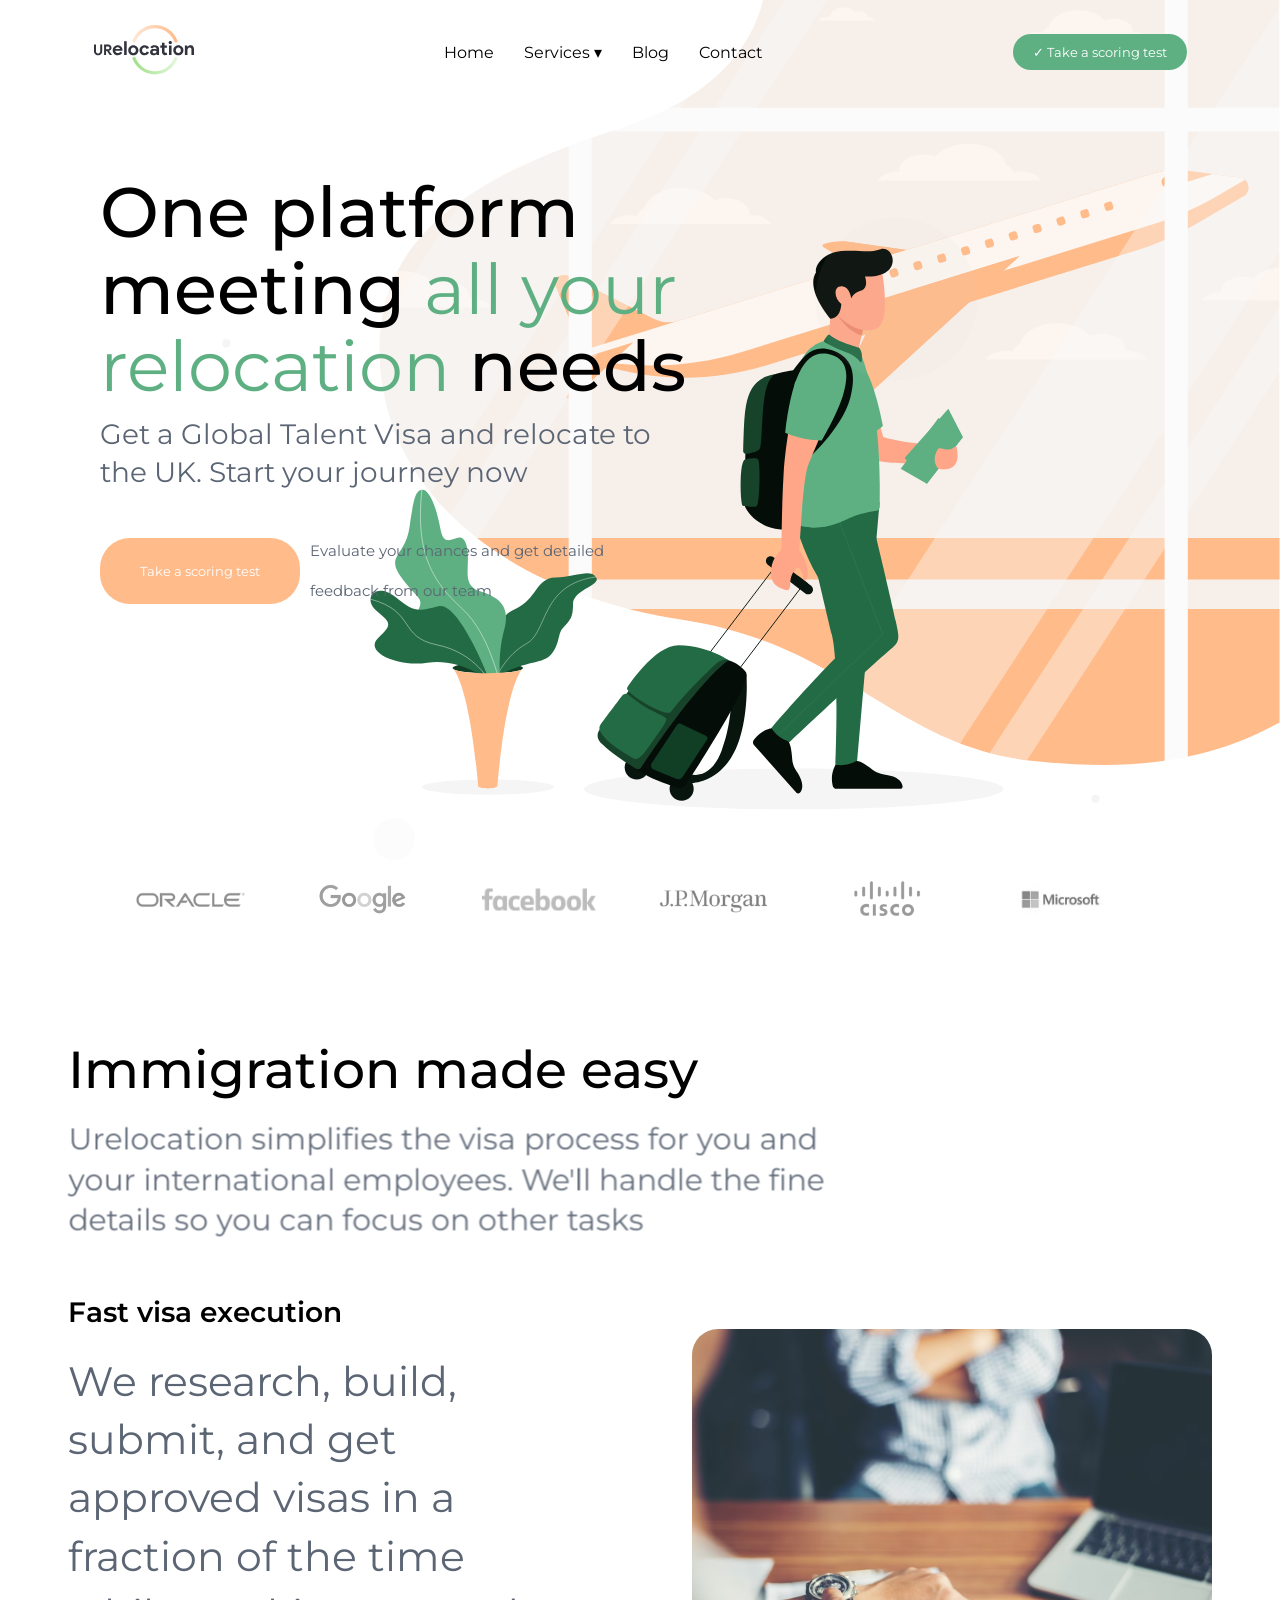
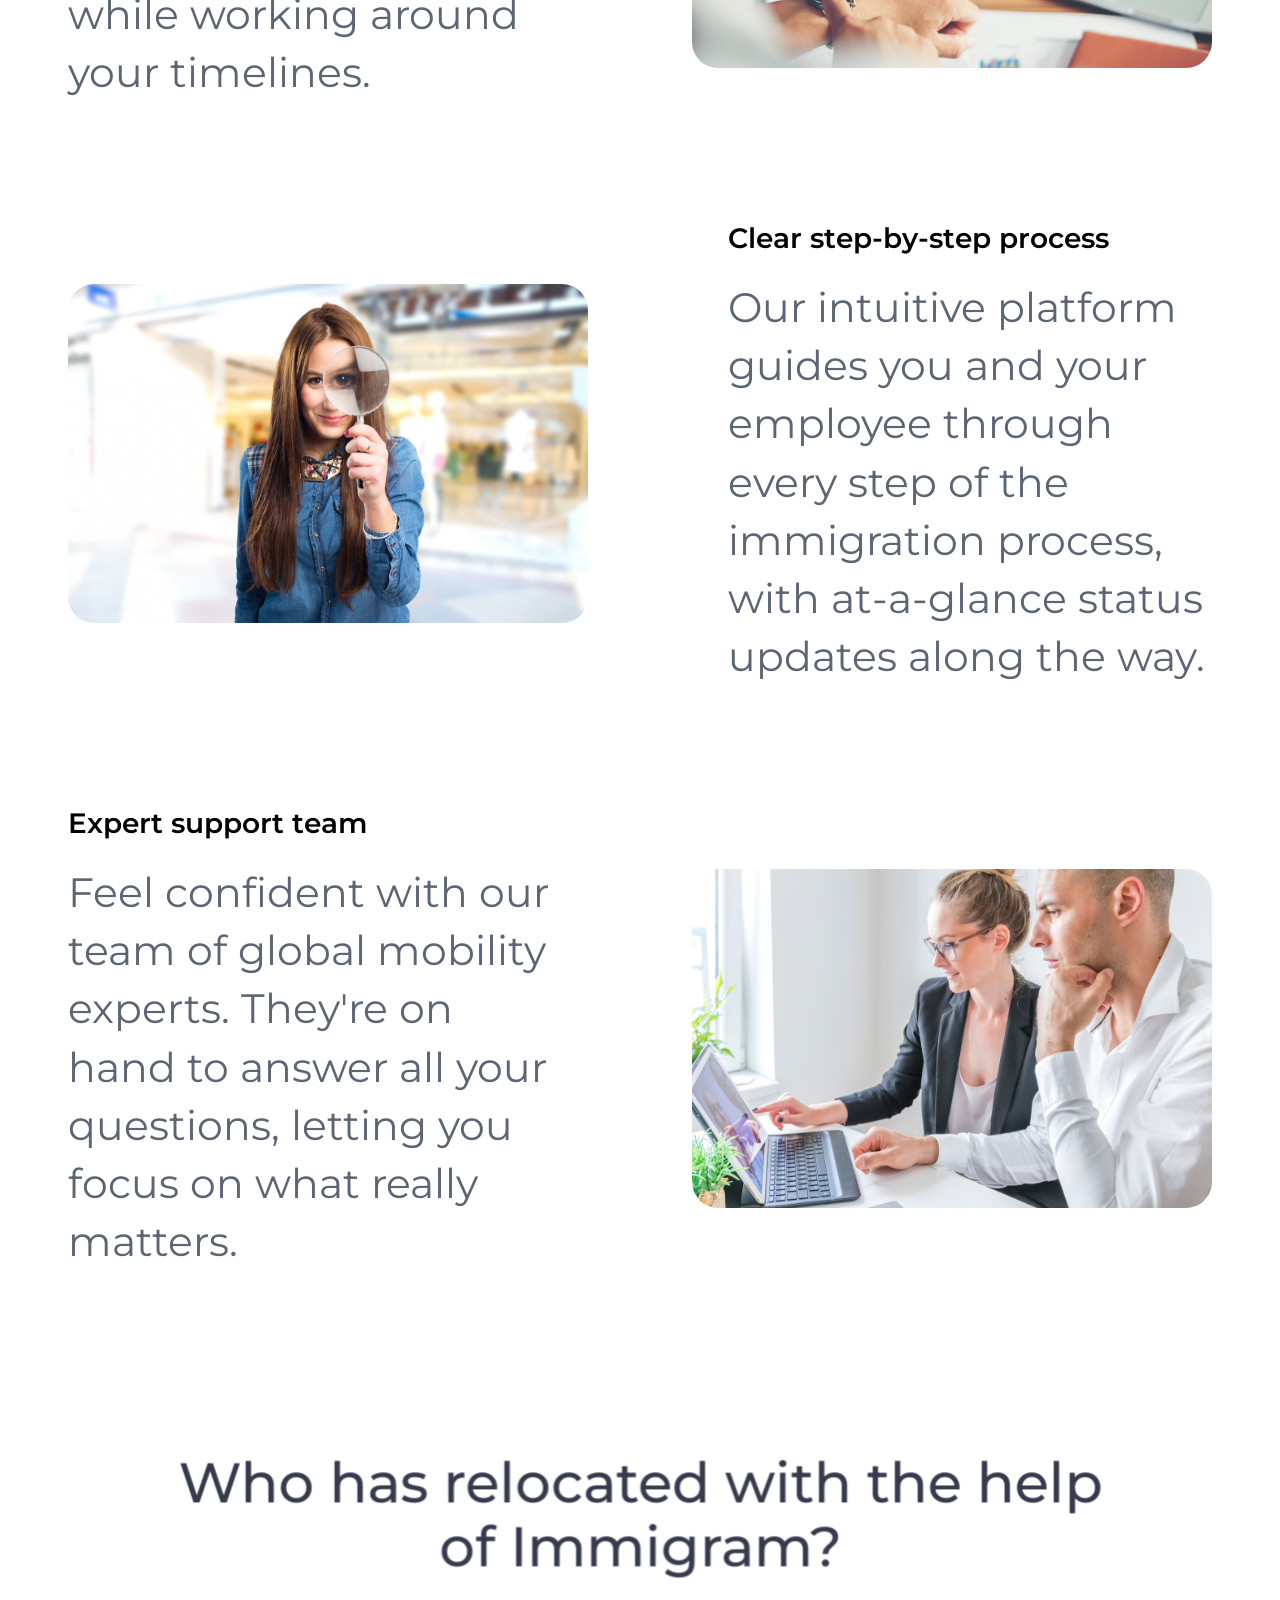
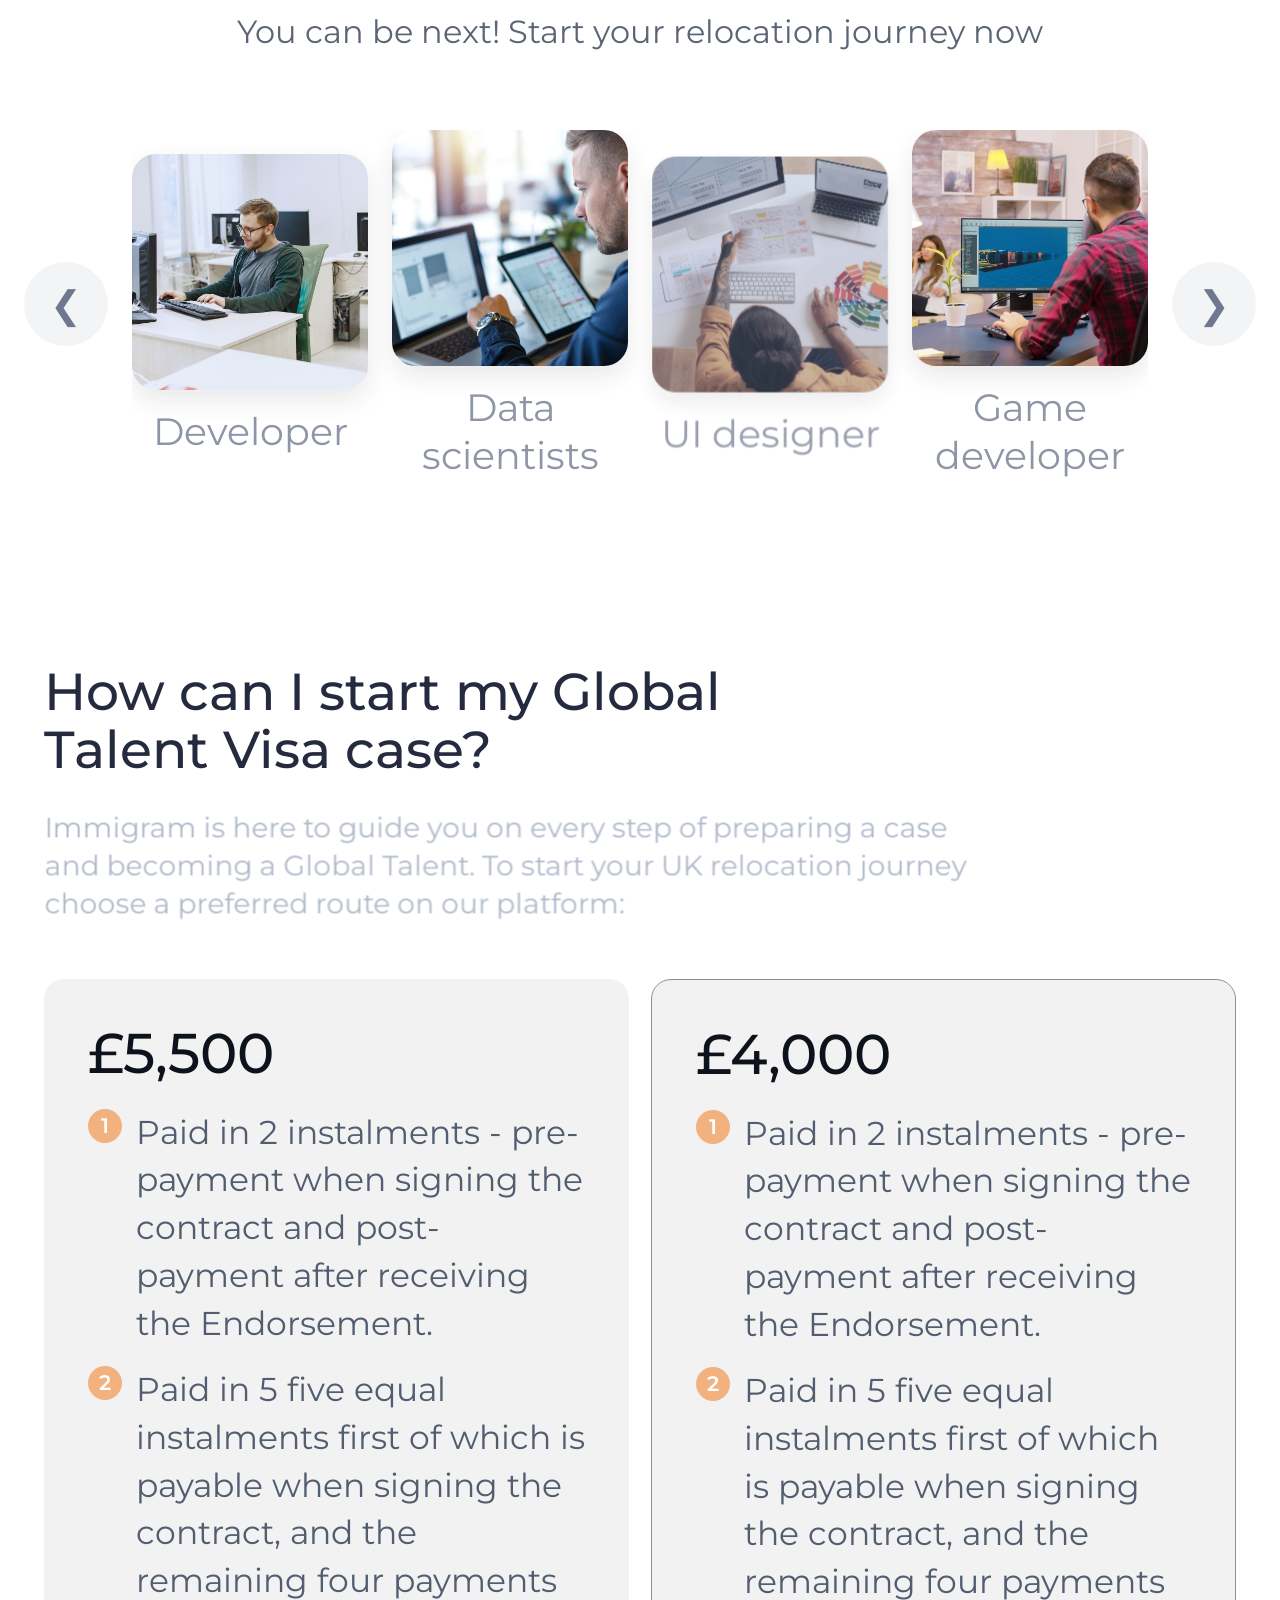
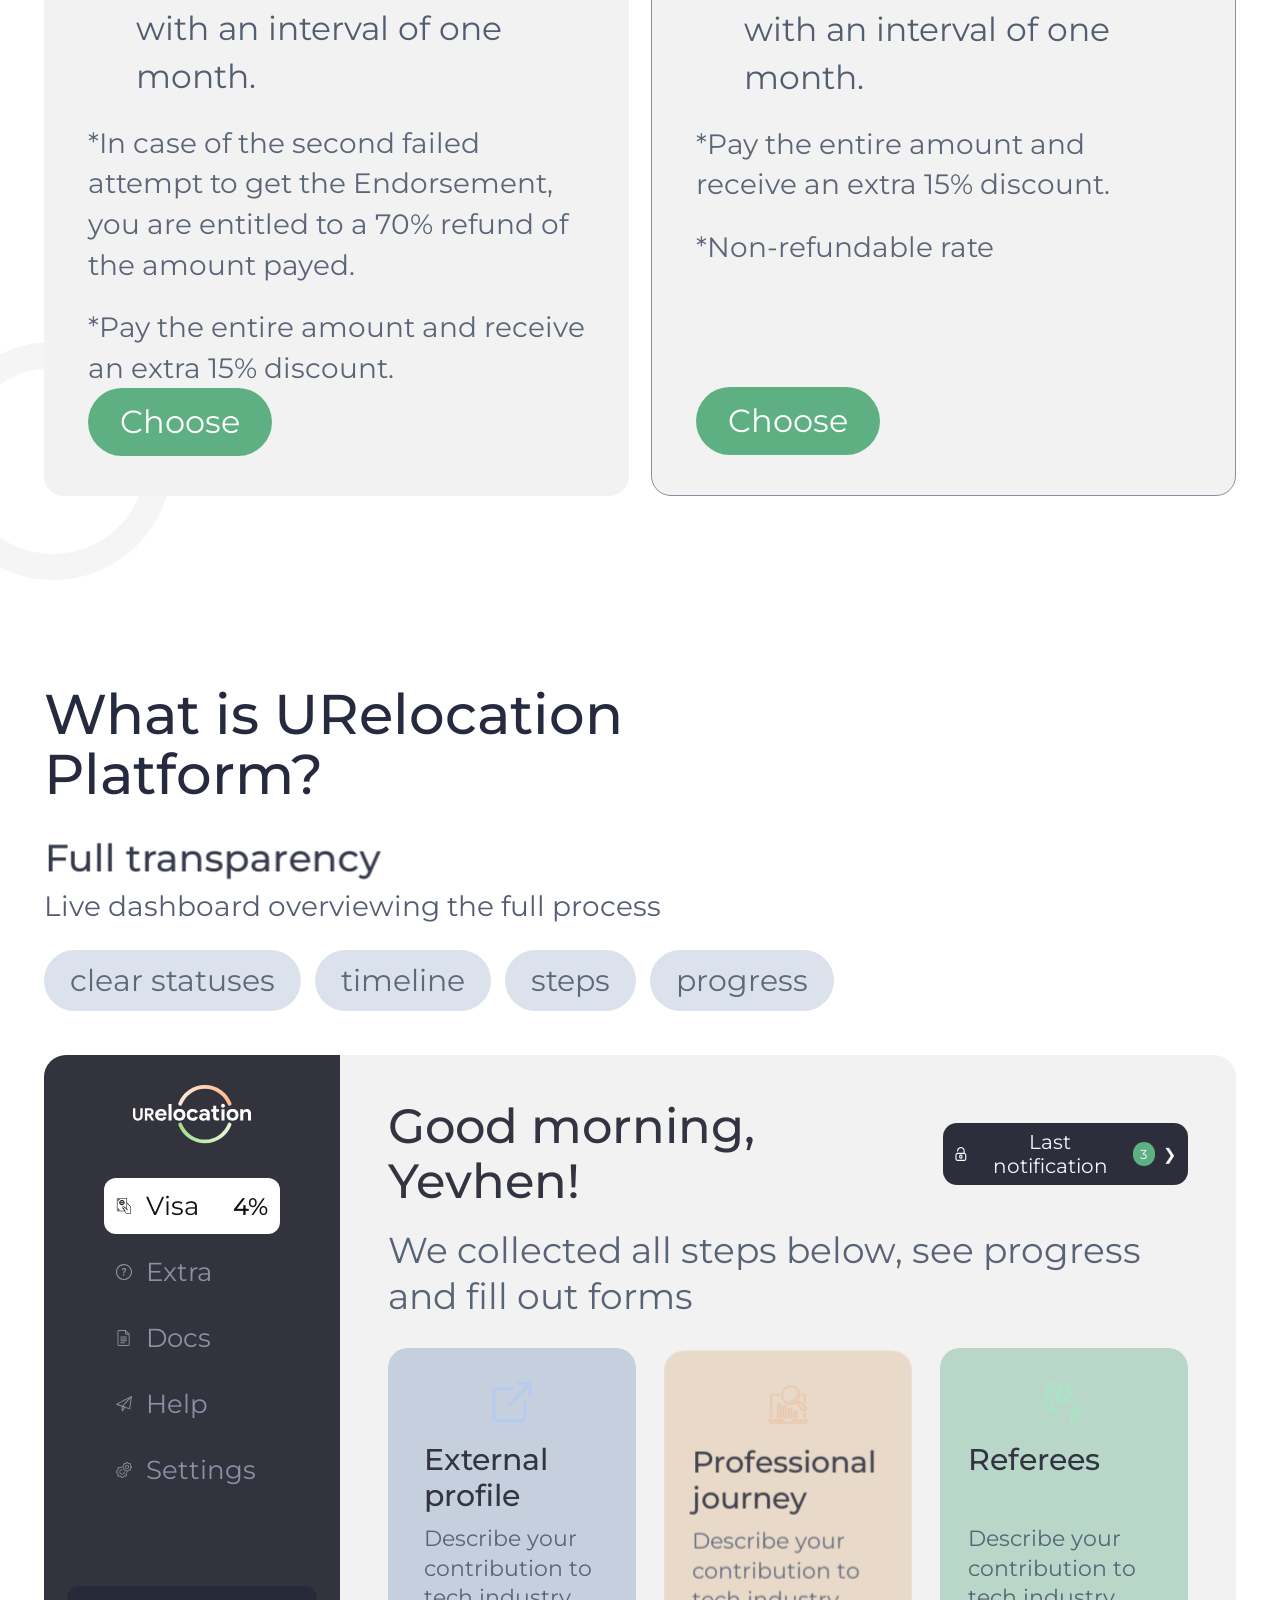
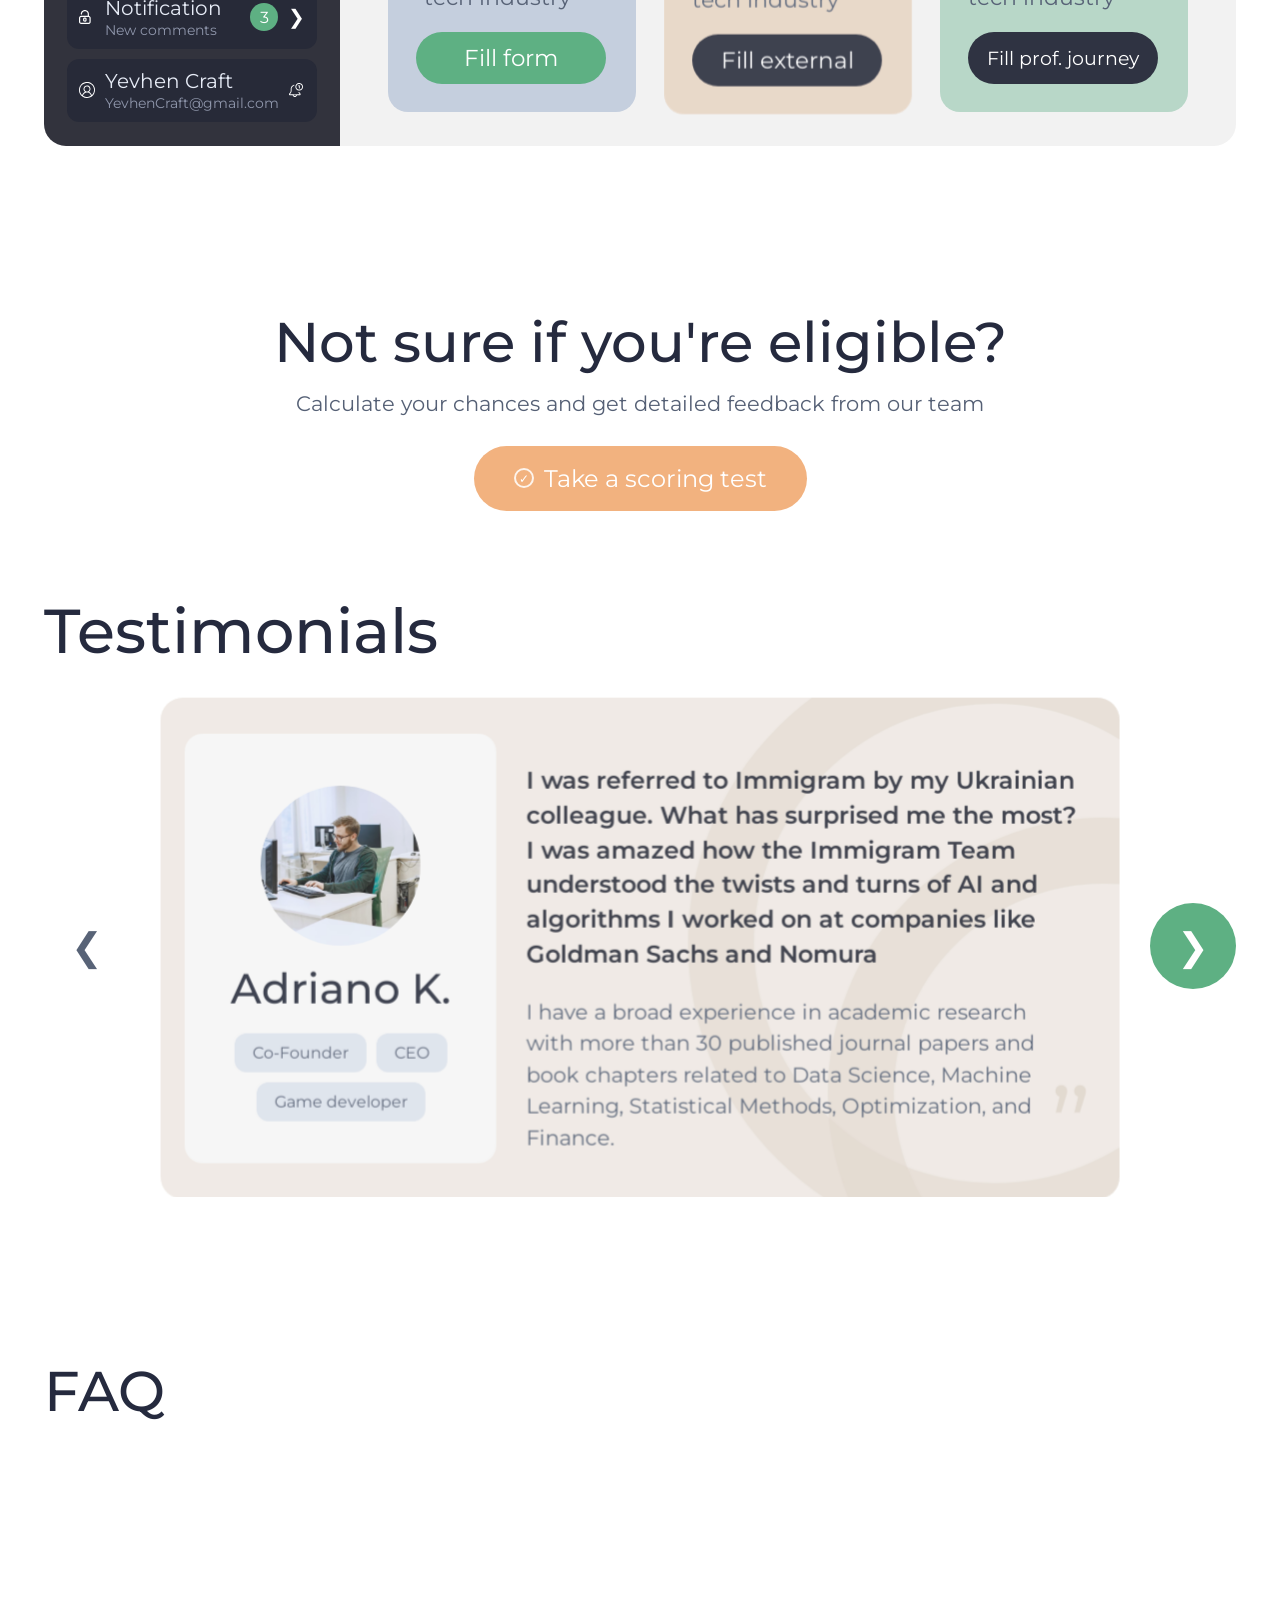
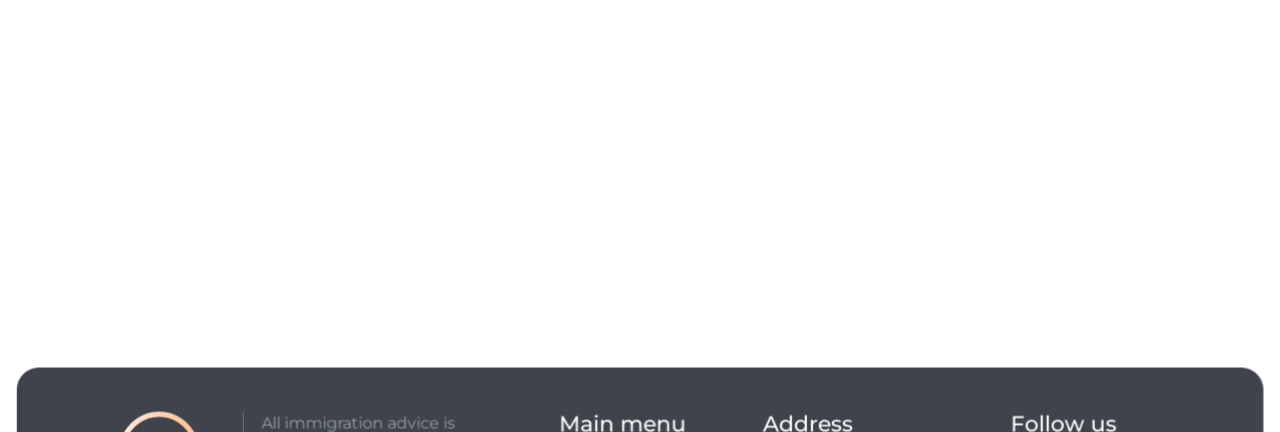
<file: index.html>
<!DOCTYPE html>
<html lang="en">
  <head>
    <meta charset="UTF-8" />
    <meta name="viewport" content="width=device-width, initial-scale=1.0" />
    <meta http-equiv="refresh" content="0; url=./pages/index.html" />
    <title>Redirecting...</title>
  </head>
  <body>
    <p>Redirecting to <a href="./pages/index.html">project page</a>...</p>
  </body>
</html>
</file>
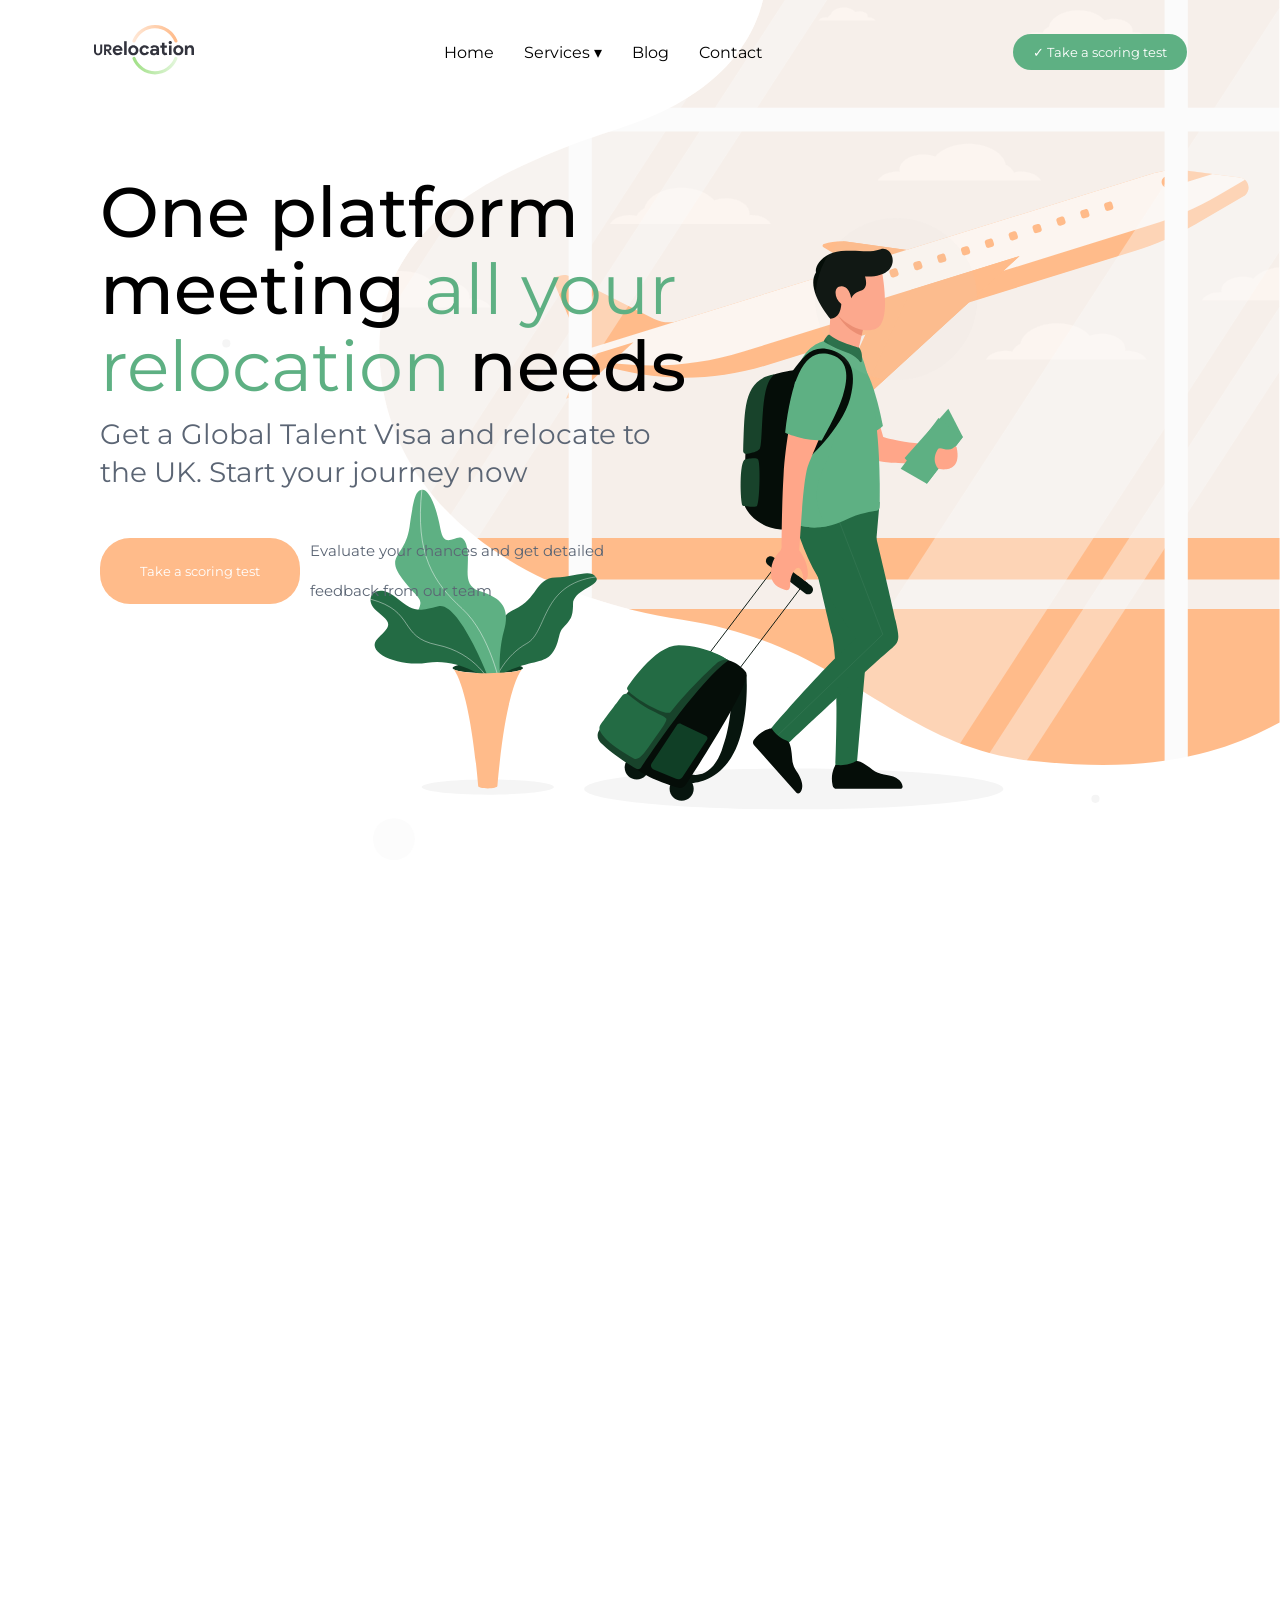
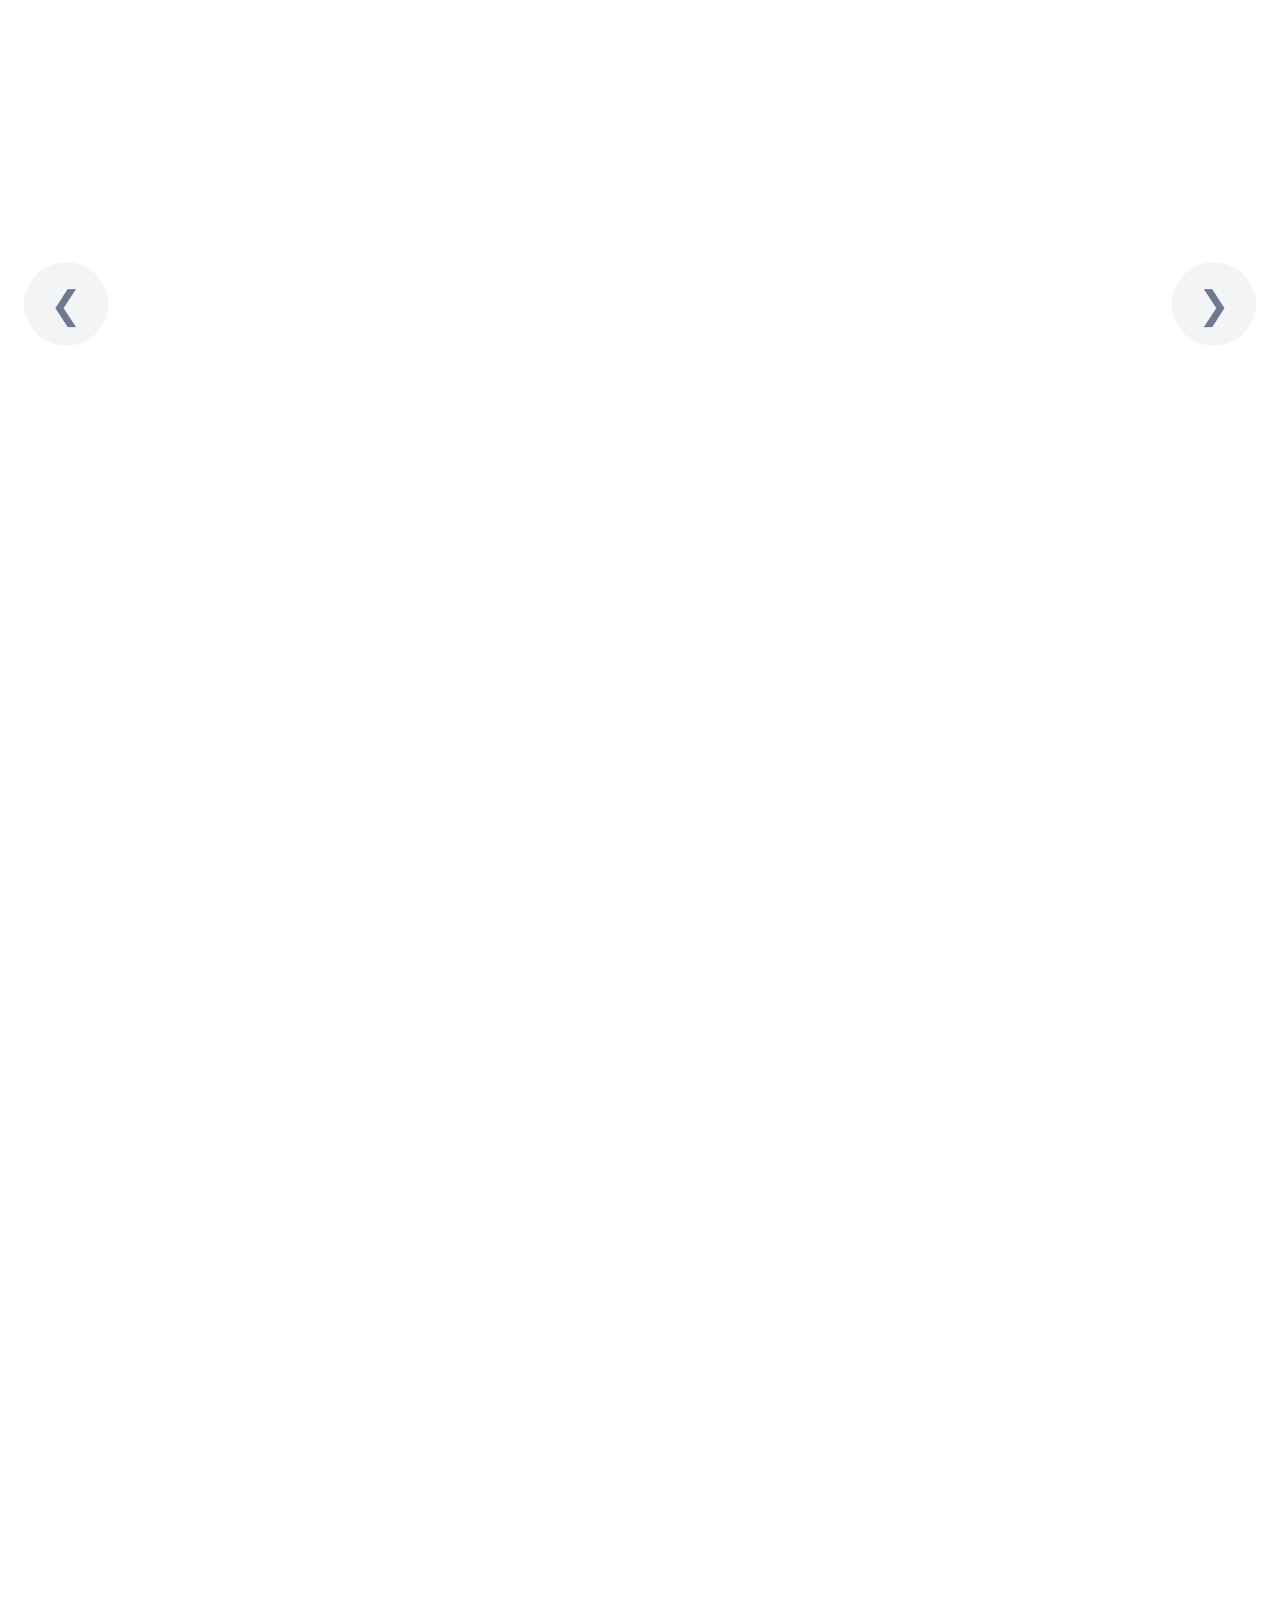
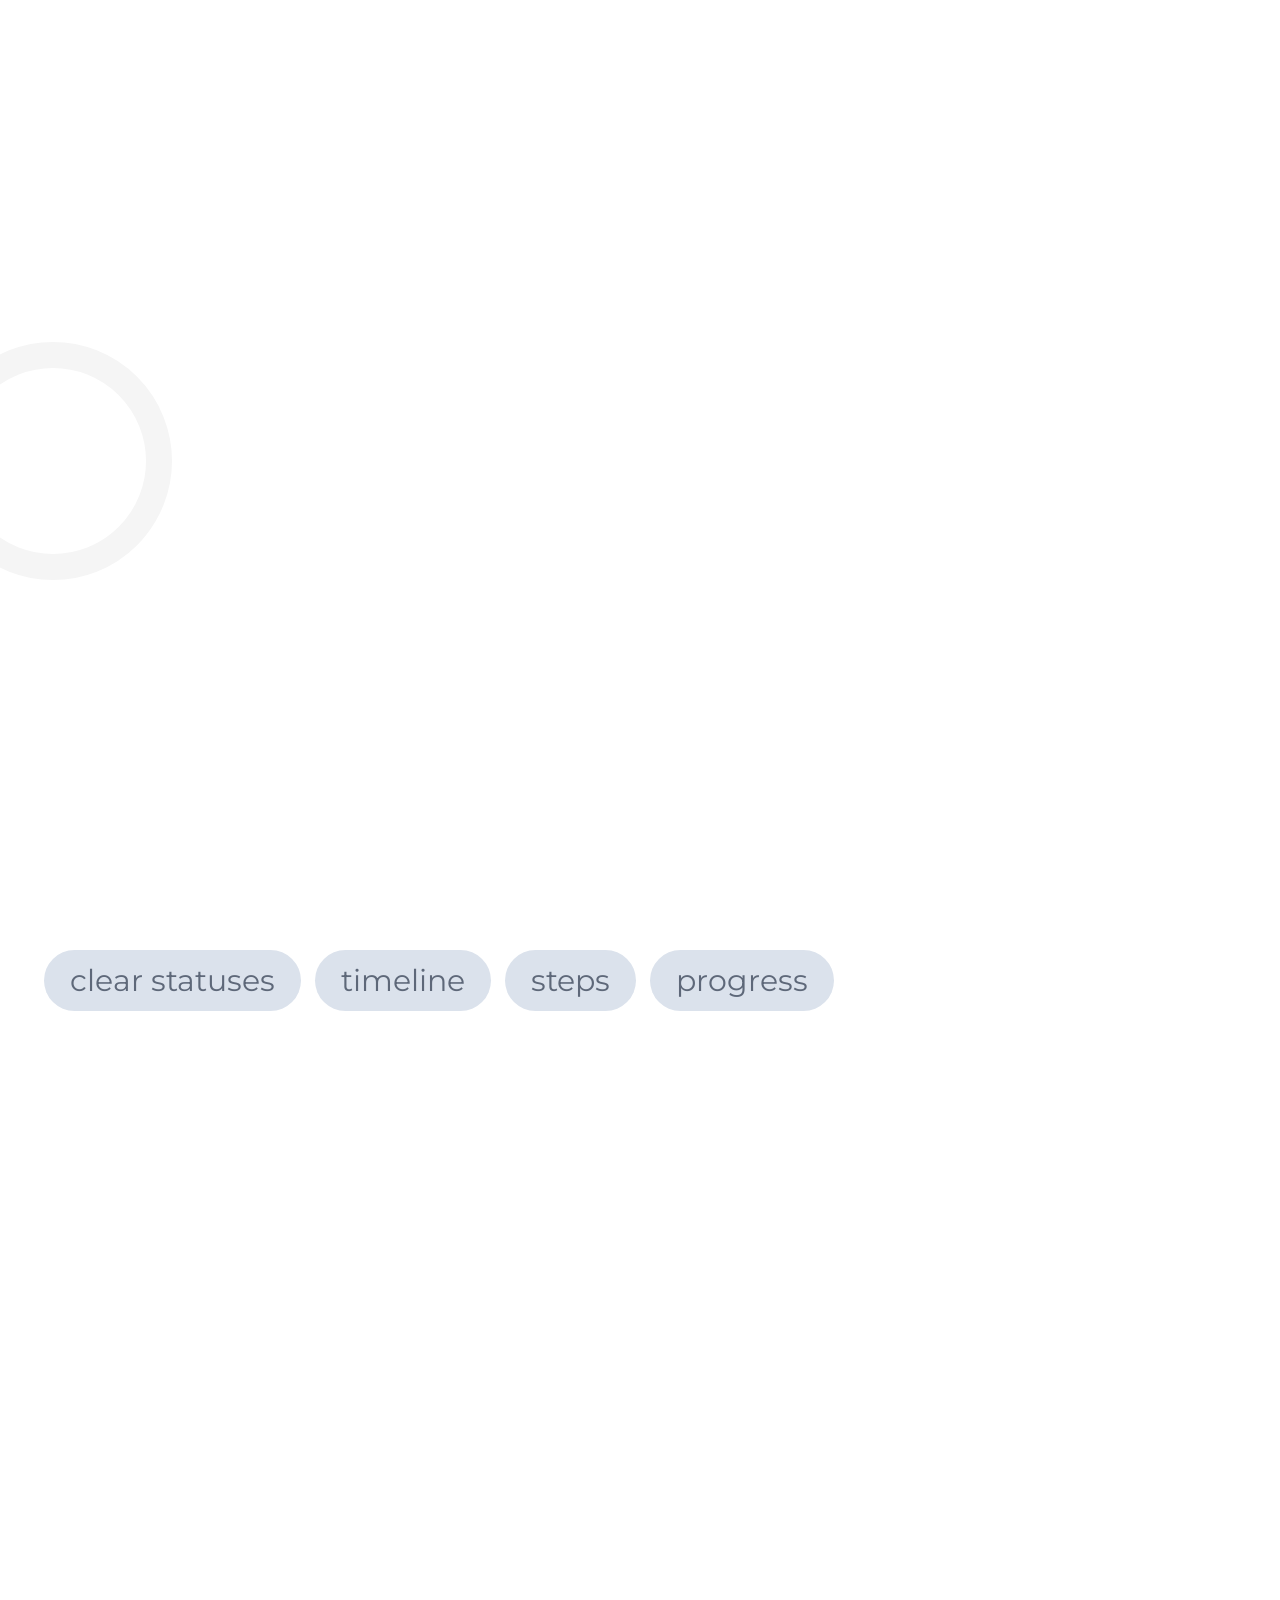
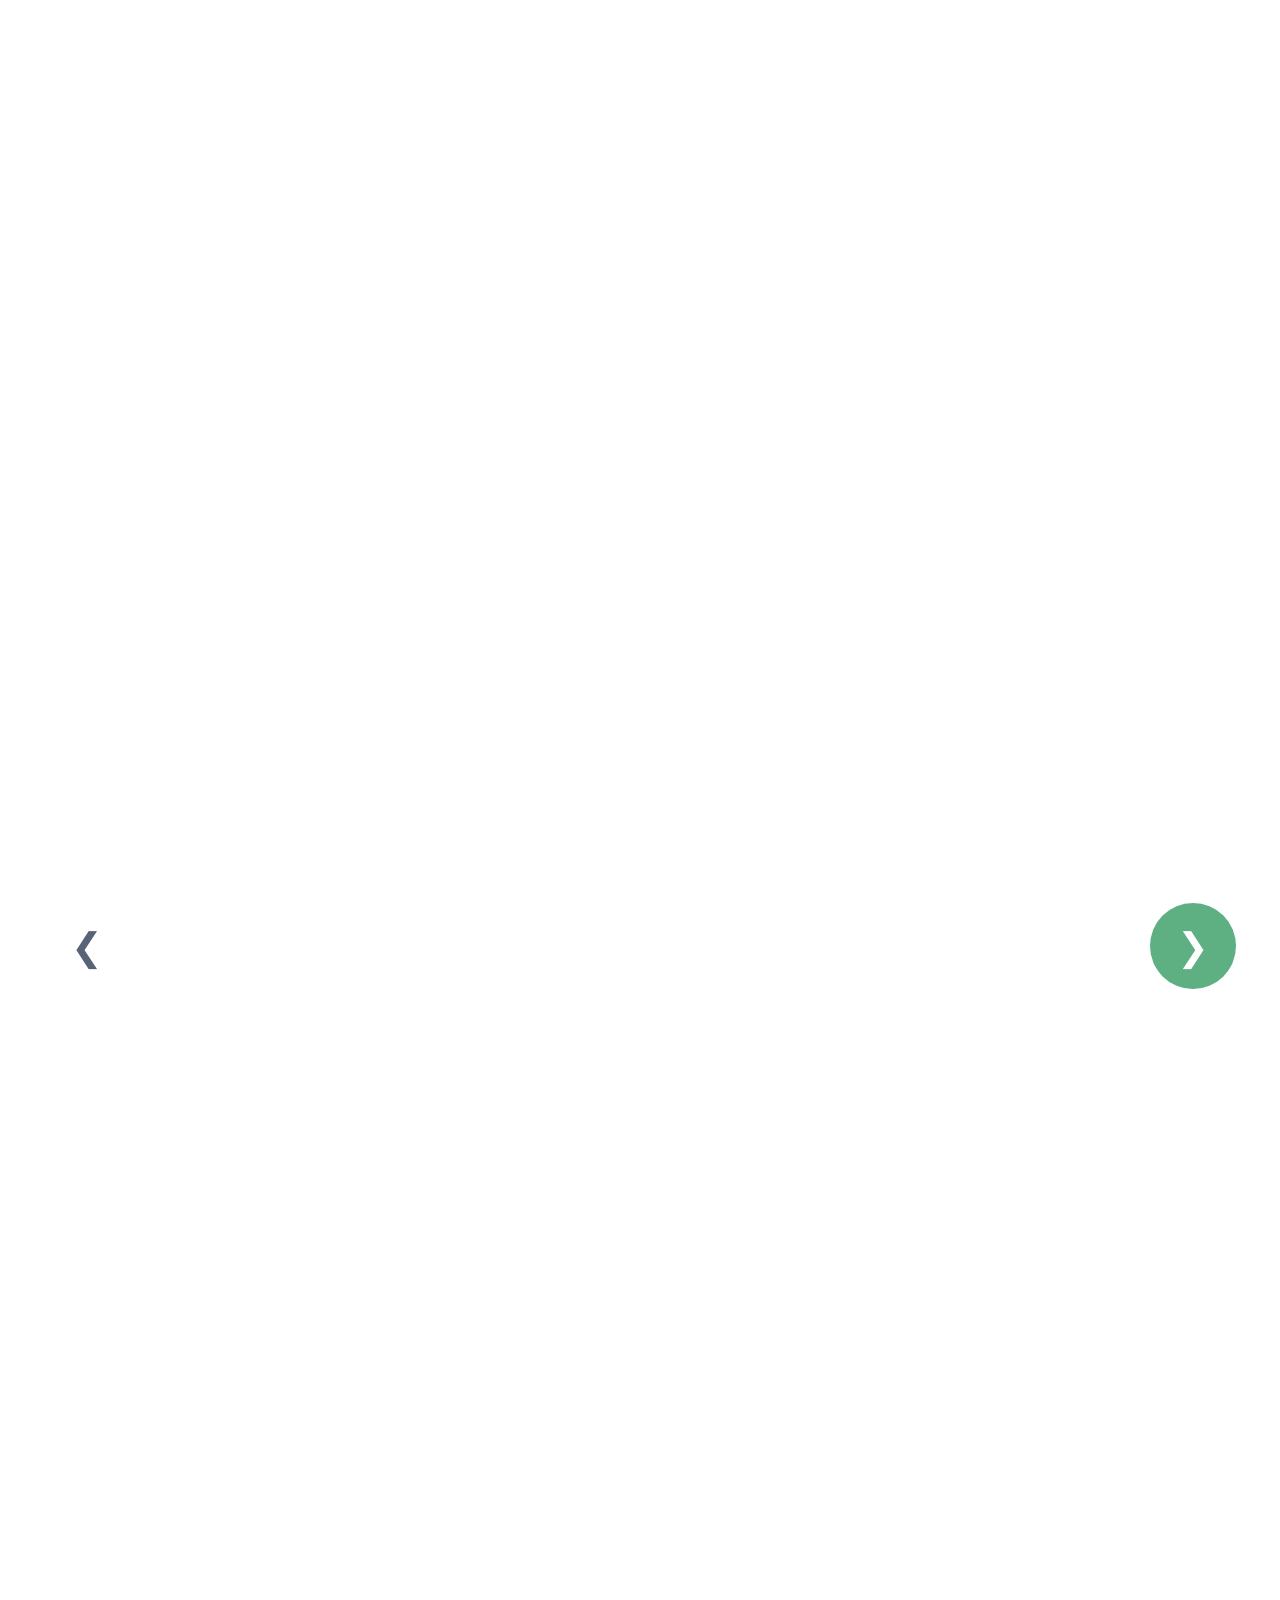
<file: pages/index.html>
﻿<!DOCTYPE html>
<html lang="en">
  <head>
    <meta charset="UTF-8" />
    <meta name="viewport" content="width=device-width, initial-scale=1.0" />
    <title>Relocate</title>
    <link rel="stylesheet" href="../styles/style.css" />
  </head>

  <body>
    <header>
      <nav>
        <div class="items element1">
          <img src="../photos/logo.svg" alt="" />
        </div>
        <div class="items element2">
          <ul>
            <li>Home</li>
            <li class="service">
              <button
                class="service-btn"
                type="button"
                aria-expanded="false"
                aria-controls="servicesDropdown"
                id="servicesBtn"
              >
                Services <span class="arrow" aria-hidden="true">▾</span>
              </button>
              <ul class="dropdown" id="servicesDropdown">
                <li>Global Talent Visa</li>
                <li>Post-relocation</li>
                <li>Settlement in the UK</li>
              </ul>
            </li>
            <li>Blog</li>
            <li>Contact</li>
          </ul>
        </div>
        <div class="items element3">
          <button><span> ✓ </span>Take a scoring test</button>
        </div>
        <div class="items element4">
          <button
            class="burger-btn"
            type="button"
            aria-label="Open menu"
            aria-controls="mobileMenu"
            aria-expanded="false"
            id="burgerBtn"
          >
            <img src="../photos/burgerMenu.svg" alt="" />
          </button>
        </div>
      </nav>

      <div class="containerINfo">
        <div class="itm1">
          <h1>One platform meeting <span>all your relocation</span> needs</h1>
          <p class="des">
            Get a Global Talent Visa and relocate to the UK. Start your journey
            now
          </p>
          <div class="containerBtn">
            <button>Take a scoring test</button>
            <p>
              Evaluate your chances and get detailed <br />
              feedback from our team
            </p>
          </div>
        </div>
        <div class="itm2"></div>
      </div>
    </header>
    <aside class="mobile-menu" id="mobileMenu" aria-hidden="true">
      <button class="mobile-close" type="button" aria-label="Close menu" id="mobileCloseBtn">
        &#10005;
      </button>

      <ul class="mobile-links">
        <li><a href="#">Home</a></li>
        <li class="mobile-services open" id="mobileServices">
          <button class="mobile-services-btn" type="button" aria-expanded="true">
            Services <span class="mobile-chevron" aria-hidden="true"></span>
          </button>
          <ul class="mobile-submenu">
            <li><a href="#">Global Talent Visa</a></li>
            <li><a href="#">Post-relocation</a></li>
            <li><a href="#">Settlement in the UK</a></li>
          </ul>
        </li>
        <li><a href="#">Blog</a></li>
        <li><a href="#">Contact</a></li>
      </ul>
    </aside>
    <div class="mobile-overlay" id="mobileOverlay"></div>
    <main>
      <section class="logoScroll">
        <img src="../photos/Rectangle 1.svg" alt="" />
        <img src="../photos/Rectangle 2.svg" alt="" />
        <img src="../photos/Rectangle 3.svg" alt="" />
        <img src="../photos/Rectangle 4.svg" alt="" />
        <img src="../photos/Rectangle 5.svg" alt="" />
        <img src="../photos/Rectangle 6.svg" alt="" />
        <img src="../photos/Rectangle 7.svg" alt="" />
        <img src="../photos/Rectangle 8.svg" alt="" />
        <img src="../photos/Rectangle 9.svg" alt="" />
        <img src="../photos/Rectangle 3.svg" alt="" />
        <img src="../photos/Rectangle 5.svg" alt="" />
        <img src="../photos/Rectangle 1.svg" alt="" />
      </section>

      <section class="immigration-section">
        <div class="immigration-wrap">
          <h2>Immigration made easy</h2>
          <p class="immigration-lead">
            Urelocation simplifies the visa process for you and your international
            employees. We&apos;ll handle the fine details so you can focus on other
            tasks
          </p>

          <div class="immigration-row">
            <div class="immigration-content">
              <h3>Fast visa execution</h3>
              <p>
                We research, build, submit, and get approved visas in a fraction of
                the time while working around your timelines.
              </p>
            </div>
            <div class="immigration-card">
              <img src="../photos/Rectangle 10.svg" alt="Consultation and visa planning" />
            </div>
          </div>

          <div class="immigration-row reverse">
            <div class="immigration-card">
              <img src="../photos/Rectangle 11.svg" alt="Guided immigration platform" />
            </div>
            <div class="immigration-content">
              <h3>Clear step-by-step process</h3>
              <p>
                Our intuitive platform guides you and your employee through every
                step of the immigration process, with at-a-glance status updates
                along the way.
              </p>
            </div>
          </div>

          <div class="immigration-row">
            <div class="immigration-content">
              <h3>Expert support team</h3>
              <p>
                Feel confident with our team of global mobility experts. They&apos;re
                on hand to answer all your questions, letting you focus on what
                really matters.
              </p>
            </div>
            <div class="immigration-card">
              <img src="../photos/Rectangle 12.svg" alt="Team of global mobility experts" />
            </div>
          </div>
        </div>
      </section>

      <section class="relocated-section" aria-label="Who has relocated section">
        <div class="relocated-wrap">
          <h2>Who has relocated with the help of Immigram?</h2>
          <p class="relocated-lead">You can be next! Start your relocation journey now</p>

          <div class="relocated-slider" id="relocatedSlider">
            <button class="slider-arrow prev" type="button" id="relocatedPrev" aria-label="Previous slide">
              &#10094;
            </button>

            <div class="relocated-viewport">
              <div class="relocated-track" id="relocatedTrack">
                <article class="relocated-card">
                  <img src="../photos/Rectangle 13.svg" alt="Developer" />
                  <p>Developer</p>
                </article>
                <article class="relocated-card">
                  <img src="../photos/Rectangle 14.svg" alt="Data scientists" />
                  <p>Data scientists</p>
                </article>
                <article class="relocated-card">
                  <img src="../photos/Rectangle 15.svg" alt="UI designer" />
                  <p>UI designer</p>
                </article>
                <article class="relocated-card">
                  <img src="../photos/Rectangle 16.svg" alt="Game developer" />
                  <p>Game developer</p>
                </article>
                <article class="relocated-card">
                  <img src="../photos/Rectangle 17.svg" alt="Product manager" />
                  <p>Product manager</p>
                </article>
              </div>
            </div>

            <button class="slider-arrow next" type="button" id="relocatedNext" aria-label="Next slide">
              &#10095;
            </button>
          </div>
        </div>
      </section>

      <section class="start-case-section" aria-label="Global Talent Visa pricing routes">
        <div class="start-case-wrap">
          <h2>How can I start my Global Talent Visa case?</h2>
          <p class="start-case-lead">
            Immigram is here to guide you on every step of preparing a case and becoming a Global
            Talent. To start your UK relocation journey choose a preferred route on our platform:
          </p>

          <div class="route-grid">
            <article class="route-card">
              <h3>£5,500</h3>
              <ol class="route-points">
                <li>
                  Paid in 2 instalments - pre-payment when signing the contract and post-payment
                  after receiving the Endorsement.
                </li>
                <li>
                  Paid in 5 five equal instalments first of which is payable when signing the
                  contract, and the remaining four payments with an interval of one month.
                </li>
              </ol>
              <p class="route-note">
                *In case of the second failed attempt to get the Endorsement, you are entitled to a
                70% refund of the amount payed.
              </p>
              <p class="route-note">*Pay the entire amount and receive an extra 15% discount.</p>
              <button class="route-btn" type="button">Choose</button>
            </article>

            <article class="route-card route-card-outline">
              <h3>£4,000</h3>
              <ol class="route-points">
                <li>
                  Paid in 2 instalments - pre-payment when signing the contract and post-payment
                  after receiving the Endorsement.
                </li>
                <li>
                  Paid in 5 five equal instalments first of which is payable when signing the
                  contract, and the remaining four payments with an interval of one month.
                </li>
              </ol>
              <p class="route-note">*Pay the entire amount and receive an extra 15% discount.</p>
              <p class="route-note">*Non-refundable rate</p>
              <button class="route-btn" type="button">Choose</button>
            </article>
          </div>

          <div class="start-case-ring" aria-hidden="true"></div>
        </div>
      </section>

      <section class="platform-section" aria-label="What is URelocation platform">
        <div class="platform-wrap">
          <h2>What is URelocation Platform?</h2>
          <h3>Full transparency</h3>
          <p class="platform-lead">Live dashboard overviewing the full process</p>

          <div class="platform-tags">
            <span>clear statuses</span>
            <span>timeline</span>
            <span>steps</span>
            <span>progress</span>
          </div>

          <div class="platform-demo">
            <aside class="platform-sidebar">
              <img class="platform-logo" src="../photos/logo2.svg" alt="uRelocation logo" />

              <ul class="platform-menu">
                <li class="active">
                  <img src="../photos/image 54 (Traced).svg" alt="" />
                  <span>Visa</span>
                  <strong>4%</strong>
                </li>
                <li><img src="../photos/image 59 (Traced).svg" alt="" /><span>Extra</span></li>
                <li><img src="../photos/image 60 (Traced).svg" alt="" /><span>Docs</span></li>
                <li><img src="../photos/image 61 (Traced).svg" alt="" /><span>Help</span></li>
                <li><img src="../photos/image 58 (Traced).svg" alt="" /><span>Settings</span></li>
              </ul>

              <div class="platform-sidebar-foot">
                <div class="platform-notice">
                  <img src="../photos/image 63 (Traced).svg" alt="" />
                  <div>
                    <p>Notification</p>
                    <small>New comments</small>
                  </div>
                  <em>3</em>
                  <span>&#10095;</span>
                </div>
                <div class="platform-user">
                  <img src="../photos/image 56 (Traced).svg" alt="" />
                  <div>
                    <p>Yevhen Craft</p>
                    <small>YevhenCraft@gmail.com</small>
                  </div>
                  <img src="../photos/image 57 (Traced).svg" alt="" />
                </div>
              </div>
            </aside>

            <div class="platform-main">
              <div class="platform-main-head">
                <h4>Good morning, Yevhen!</h4>
                <button class="platform-top-notice" type="button">
                  <img src="../photos/image 63 (Traced).svg" alt="" />
                  <span>Last notification</span>
                  <em>3</em>
                  <strong>&#10095;</strong>
                </button>
              </div>

              <p>We collected all steps below, see progress and fill out forms</p>

              <div class="platform-cards">
                <article class="platform-card card-blue">
                  <img src="../photos/image 64 (Traced).svg" alt="" />
                  <h5>External profile</h5>
                  <p>Describe your contribution to tech industry</p>
                  <button type="button">Fill form</button>
                </article>
                <article class="platform-card card-peach">
                  <img src="../photos/image 65 (Traced).svg" alt="" />
                  <h5>Professional journey</h5>
                  <p>Describe your contribution to tech industry</p>
                  <button type="button">Fill external</button>
                </article>
                <article class="platform-card card-mint">
                  <img src="../photos/image 66 (Traced).svg" alt="" />
                  <h5>Referees</h5>
                  <p>Describe your contribution to tech industry</p>
                  <button type="button">Fill prof. journey</button>
                </article>
              </div>
            </div>
          </div>
        </div>
      </section>

      <section class="testimonials-section" aria-label="Scoring test and testimonials">
        <div class="testimonials-wrap">
          <div class="eligibility-cta">
            <h2>Not sure if you&apos;re eligible?</h2>
            <p>Calculate your chances and get detailed feedback from our team</p>
            <button type="button">
              <span>✓</span>
              Take a scoring test
            </button>
          </div>

          <h3>Testimonials</h3>

          <div class="testimonial-slider">
            <button
              class="testimonial-arrow prev"
              type="button"
              id="testimonialPrev"
              aria-label="Previous testimonial"
            >
              &#10094;
            </button>

            <div class="testimonial-viewport">
              <div class="testimonial-track" id="testimonialTrack">
                <article class="testimonial-card">
                  <div class="testimonial-person">
                    <img src="../photos/Rectangle 13.svg" alt="Adriano K." />
                    <h4>Adriano K.</h4>
                    <div class="testimonial-tags">
                      <span>Co-Founder</span>
                      <span>CEO</span>
                      <span>Game developer</span>
                    </div>
                  </div>

                  <div class="testimonial-content">
                    <p class="testimonial-quote">
                      I was referred to Immigram by my Ukrainian colleague. What has surprised me the
                      most? I was amazed how the Immigram Team understood the twists and turns of AI
                      and algorithms I worked on at companies like Goldman Sachs and Nomura
                    </p>
                    <p>
                      I have a broad experience in academic research with more than 30 published
                      journal papers and book chapters related to Data Science, Machine Learning,
                      Statistical Methods, Optimization, and Finance.
                    </p>
                  </div>
                </article>

                <article class="testimonial-card">
                  <div class="testimonial-person">
                    <img src="../photos/Rectangle 14.svg" alt="Sophie T." />
                    <h4>Sophie T.</h4>
                    <div class="testimonial-tags">
                      <span>Data scientist</span>
                      <span>Mentor</span>
                      <span>Researcher</span>
                    </div>
                  </div>

                  <div class="testimonial-content">
                    <p class="testimonial-quote">
                      The platform made my route to relocation very transparent. I always understood
                      what step was next and what document was expected from me.
                    </p>
                    <p>
                      I especially liked how the team translated complex requirements into clear
                      actions. It saved me weeks of confusion and helped me keep momentum.
                    </p>
                  </div>
                </article>

                <article class="testimonial-card">
                  <div class="testimonial-person">
                    <img src="../photos/Rectangle 15.svg" alt="Michael R." />
                    <h4>Michael R.</h4>
                    <div class="testimonial-tags">
                      <span>Product manager</span>
                      <span>Founder</span>
                      <span>Strategist</span>
                    </div>
                  </div>

                  <div class="testimonial-content">
                    <p class="testimonial-quote">
                      We had a tight timeline and still managed to prepare a strong case. The feedback
                      was practical, fast, and always focused on what truly impacts the outcome.
                    </p>
                    <p>
                      From first review to final submission, everything felt structured and calm. That
                      confidence was the biggest value for me during the process.
                    </p>
                  </div>
                </article>
              </div>
            </div>

            <button
              class="testimonial-arrow next"
              type="button"
              id="testimonialNext"
              aria-label="Next testimonial"
            >
              &#10095;
            </button>
          </div>
        </div>
      </section>

      <section class="faq-section" aria-label="Frequently asked questions">
        <div class="faq-wrap">
          <h2>FAQ</h2>

          <div class="faq-list" id="faqList">
            <article class="faq-item open">
              <button class="faq-question" type="button" aria-expanded="true">
                <span>What does a Global Talent Visa offer?</span>
                <span class="faq-icon" aria-hidden="true"></span>
              </button>
              <div class="faq-answer">
                <p>
                  Lorem ipsum dolor sit amet, consectetur adipiscing elit. Sed do eiusmod tempor
                  incididunt ut labore et dolore magna aliqua. Ut enim ad minim veniam, quis nostrud
                  exercitation ullamco laboris nisi ut aliquip ex ea commodo consequat.
                </p>
              </div>
            </article>

            <article class="faq-item">
              <button class="faq-question" type="button" aria-expanded="false">
                <span>Who can apply for the Global Talent Visa?</span>
                <span class="faq-icon" aria-hidden="true"></span>
              </button>
              <div class="faq-answer">
                <p>
                  Lorem ipsum dolor sit amet, consectetur adipiscing elit, sed do eiusmod tempor
                  incididunt ut labore et dolore magna aliqua. Duis aute irure dolor in reprehenderit
                  in voluptate velit esse cillum dolore eu fugiat nulla pariatur.
                </p>
              </div>
            </article>

            <article class="faq-item">
              <button class="faq-question" type="button" aria-expanded="false">
                <span>What does a Global Talent Visa offer?</span>
                <span class="faq-icon" aria-hidden="true"></span>
              </button>
              <div class="faq-answer">
                <p>
                  Lorem ipsum dolor sit amet, consectetur adipiscing elit. Vestibulum ante ipsum primis
                  in faucibus orci luctus et ultrices posuere cubilia curae; Integer ut libero
                  scelerisque, vulputate nisl vitae, tempor arcu. Curabitur feugiat sem id risus
                  efficitur, in accumsan sem posuere.
                </p>
                <p>
                  Lorem ipsum dolor sit amet, consectetur adipiscing elit. Aenean commodo ligula eget
                  dolor. Aenean massa. Cum sociis natoque penatibus et magnis dis parturient montes.
                </p>
              </div>
            </article>

            <article class="faq-item">
              <button class="faq-question" type="button" aria-expanded="false">
                <span>What does Immigram offer?</span>
                <span class="faq-icon" aria-hidden="true"></span>
              </button>
              <div class="faq-answer">
                <p>
                  Lorem ipsum dolor sit amet, consectetur adipiscing elit. Cras mattis consectetur
                  purus sit amet fermentum. Maecenas faucibus mollis interdum. Donec id elit non mi
                  porta gravida at eget metus.
                </p>
              </div>
            </article>
          </div>
        </div>
      </section>
    </main>

    <footer class="site-footer" aria-label="Footer">
      <div class="footer-wrap">
        <div class="footer-brand">
          <img src="../photos/logo2.svg" alt="uRelocation" />
          <p>
            All immigration advice is provided by OISC regulated partner. Ref No. F202100337
          </p>
        </div>

        <nav class="footer-menu" aria-label="Footer menu">
          <h4>Main menu</h4>
          <a class="active" href="#">Home</a>
          <a href="#">Services <span class="footer-chevron" aria-hidden="true"></span></a>
          <a href="#">Blog</a>
          <a href="#">Contact</a>
        </nav>

        <div class="footer-address">
          <h4>Address</h4>
          <p>132-134 Lots Rd, Chelsea, London SW10 0RJ</p>
        </div>

        <div class="footer-social">
          <h4>Follow us</h4>
          <div class="footer-social-links">
            <a href="#" aria-label="LinkedIn"><img src="../photos/image 3 (Traced).svg" alt="" /></a>
            <a href="#" aria-label="Facebook"><img src="../photos/image 4 (Traced).svg" alt="" /></a>
            <a href="#" aria-label="Instagram"><img src="../photos/image 5 (Traced).svg" alt="" /></a>
            <a href="#" aria-label="Telegram"><img src="../photos/image 6 (Traced).svg" alt="" /></a>
          </div>
        </div>
      </div>

      <button class="footer-top-btn" type="button" id="footerTopBtn" aria-label="Back to top">
        <span aria-hidden="true"></span>
      </button>
    </footer>

    <script>
      (function () {
        const serviceItem = document.querySelector(".service");
        const serviceBtn = document.getElementById("servicesBtn");

        if (serviceItem && serviceBtn) {
          serviceBtn.addEventListener("click", function (event) {
            event.stopPropagation();
            const isOpen = serviceItem.classList.toggle("open");
            serviceBtn.setAttribute("aria-expanded", String(isOpen));
          });

          document.addEventListener("click", function (event) {
            if (!serviceItem.contains(event.target)) {
              serviceItem.classList.remove("open");
              serviceBtn.setAttribute("aria-expanded", "false");
            }
          });

          document.addEventListener("keydown", function (event) {
            if (event.key === "Escape") {
              serviceItem.classList.remove("open");
              serviceBtn.setAttribute("aria-expanded", "false");
            }
          });
        }
      })();

      (function () {
        const track = document.getElementById("relocatedTrack");
        const prevBtn = document.getElementById("relocatedPrev");
        const nextBtn = document.getElementById("relocatedNext");
        if (!track || !prevBtn || !nextBtn) return;

        const cards = Array.from(track.querySelectorAll(".relocated-card"));
        let index = 0;
        let perView = 4;

        function getPerView() {
          if (window.innerWidth <= 600) return 1;
          if (window.innerWidth <= 900) return 2;
          if (window.innerWidth <= 1280) return 3;
          return 4;
        }

        function updateArrows() {
          prevBtn.disabled = false;
          nextBtn.disabled = false;
        }

        function render() {
          perView = getPerView();
          const maxIndex = Math.max(0, cards.length - perView);
          if (index > maxIndex) index = maxIndex;
          if (index < 0) index = 0;

          const card = cards[0];
          const gap = window.innerWidth <= 900 ? 12 : 24;
          const cardWidth = card ? card.getBoundingClientRect().width : 0;
          const shift = (cardWidth + gap) * index;
          track.style.transform = "translateX(-" + shift + "px)";

          updateArrows();
        }

        prevBtn.addEventListener("click", function () {
          const maxIndex = Math.max(0, cards.length - perView);
          index = index <= 0 ? maxIndex : index - 1;
          render();
        });

        nextBtn.addEventListener("click", function () {
          const maxIndex = Math.max(0, cards.length - perView);
          index = index >= maxIndex ? 0 : index + 1;
          render();
        });

        window.addEventListener("resize", render);
        render();
      })();

      (function () {
        const track = document.getElementById("testimonialTrack");
        const prevBtn = document.getElementById("testimonialPrev");
        const nextBtn = document.getElementById("testimonialNext");
        if (!track || !prevBtn || !nextBtn) return;

        const cards = Array.from(track.querySelectorAll(".testimonial-card"));
        let index = 0;

        function render() {
          const card = cards[0];
          const gap = window.innerWidth <= 900 ? 14 : 24;
          const cardWidth = card ? card.getBoundingClientRect().width : 0;
          const shift = (cardWidth + gap) * index;
          track.style.transform = "translateX(-" + shift + "px)";
        }

        prevBtn.addEventListener("click", function () {
          index = index <= 0 ? cards.length - 1 : index - 1;
          render();
        });

        nextBtn.addEventListener("click", function () {
          index = index >= cards.length - 1 ? 0 : index + 1;
          render();
        });

        window.addEventListener("resize", render);
        render();
      })();

      (function () {
        const faqList = document.getElementById("faqList");
        if (!faqList) return;

        const items = Array.from(faqList.querySelectorAll(".faq-item"));

        items.forEach(function (item) {
          const button = item.querySelector(".faq-question");
          if (!button) return;

          button.addEventListener("click", function () {
            const isOpen = item.classList.contains("open");

            items.forEach(function (entry) {
              entry.classList.remove("open");
              const btn = entry.querySelector(".faq-question");
              if (btn) btn.setAttribute("aria-expanded", "false");
            });

            if (!isOpen) {
              item.classList.add("open");
              button.setAttribute("aria-expanded", "true");
            }
          });
        });
      })();

      (function () {
        const topBtn = document.getElementById("footerTopBtn");
        if (!topBtn) return;

        topBtn.addEventListener("click", function () {
          window.scrollTo({
            top: 0,
            behavior: "smooth"
          });
        });
      })();

      (function () {
        const selectors = [
          "nav",
          ".containerINfo .itm1",
          ".logoScroll",
          ".immigration-wrap > h2",
          ".immigration-wrap > .immigration-lead",
          ".immigration-row",
          ".relocated-wrap > h2",
          ".relocated-wrap > .relocated-lead",
          ".relocated-card",
          ".start-case-wrap > h2",
          ".start-case-wrap > .start-case-lead",
          ".route-card",
          ".platform-wrap > h2",
          ".platform-wrap > h3",
          ".platform-wrap > .platform-lead",
          ".platform-demo",
          ".platform-card",
          ".eligibility-cta",
          ".testimonials-wrap > h3",
          ".testimonial-card",
          ".faq-wrap > h2",
          ".faq-item",
          ".site-footer"
        ];

        const revealItems = Array.from(
          document.querySelectorAll(selectors.join(","))
        );

        if (!revealItems.length) return;

        revealItems.forEach(function (element, index) {
          element.classList.add("reveal-on-scroll");
          element.style.setProperty("--reveal-delay", String((index % 4) * 90) + "ms");
        });

        const observer = new IntersectionObserver(
          function (entries) {
            entries.forEach(function (entry) {
              if (entry.isIntersecting) {
                entry.target.classList.add("in-view");
              } else {
                entry.target.classList.remove("in-view");
              }
            });
          },
          {
            threshold: 0.2,
            rootMargin: "0px 0px -8% 0px"
          }
        );

        revealItems.forEach(function (element) {
          observer.observe(element);
        });
      })();

      (function () {
        const burgerBtn = document.getElementById("burgerBtn");
        const mobileMenu = document.getElementById("mobileMenu");
        const closeBtn = document.getElementById("mobileCloseBtn");
        const overlay = document.getElementById("mobileOverlay");
        const mobileServices = document.getElementById("mobileServices");
        const servicesBtn = mobileServices
          ? mobileServices.querySelector(".mobile-services-btn")
          : null;

        if (!burgerBtn || !mobileMenu || !closeBtn || !overlay || !servicesBtn) return;

        function openMenu() {
          mobileMenu.classList.add("open");
          overlay.classList.add("show");
          document.body.classList.add("menu-open");
          burgerBtn.setAttribute("aria-expanded", "true");
          mobileMenu.setAttribute("aria-hidden", "false");
        }

        function closeMenu() {
          mobileMenu.classList.remove("open");
          overlay.classList.remove("show");
          document.body.classList.remove("menu-open");
          burgerBtn.setAttribute("aria-expanded", "false");
          mobileMenu.setAttribute("aria-hidden", "true");
        }

        burgerBtn.addEventListener("click", openMenu);
        closeBtn.addEventListener("click", closeMenu);
        overlay.addEventListener("click", closeMenu);

        servicesBtn.addEventListener("click", function () {
          const isOpen = mobileServices.classList.toggle("open");
          servicesBtn.setAttribute("aria-expanded", String(isOpen));
        });

        window.addEventListener("resize", function () {
          if (window.innerWidth > 900) {
            closeMenu();
          }
        });

        document.addEventListener("keydown", function (event) {
          if (event.key === "Escape" && mobileMenu.classList.contains("open")) {
            closeMenu();
          }
        });
      })();
    </script>
  </body>
</html>
</file>
<file: styles/style.css>
﻿@import url("https://fonts.googleapis.com/css2?family=Montserrat:ital,wght@0,100..900;1,100..900&display=swap");

* {
  margin: 0;
  padding: 0;
  box-sizing: border-box;
  font-family: "Montserrat", sans-serif;
  font-optical-sizing: auto;
  font-weight: 400;
  font-style: normal;
  align-items: center;
}

html,
body {
  -ms-overflow-style: none;
  scrollbar-width: none;
}

html::-webkit-scrollbar,
body::-webkit-scrollbar {
  display: none;
  width: 0;
  height: 0;
}


header {
  padding: 25px 0px;
  width: 100%;
  margin: auto;
  background-image: url(../photos/background_for_header.svg);
  background-repeat: no-repeat;
  background-position: right;
  background-size: cover;
  min-height: 620px;
  height: min(100svh, 860px);
}
nav {
display: flex;
max-width: 1200px;
margin: auto;
align-items: center;
justify-content: center;
gap: 250px;
position: relative;
z-index: 120;
}
.element1 img{
    width: 100px;
}
.element2 ul{
    display: flex;
    list-style: none;
    gap: 30px;
}
.element2 ul li{
    cursor: pointer;
}
.service {
    position: relative;
}
.service-btn{
  border: none;
  background: transparent;
  padding: 0;
  font: inherit;
  color: inherit;
  display: inline-flex;
  align-items: center;
  gap: 4px;
  cursor: pointer;
}
.service .arrow{
    display: inline-block;
    transition: 0.2s ease;
}
.service .dropdown {
  position: absolute;
  top: calc(100% + 8px);
  left: 0;
  min-width: 220px;
  display: none;
  flex-direction: column;
  align-items: flex-start;
  gap: 12px;
  padding: 14px 16px;
  list-style: none;
  background: #5EB083;
  border-radius: 10px;
  box-shadow: 0 8px 22px rgba(0, 0, 0, 0.08);
  z-index: 240;
}
.element2 ul li:hover{
    color: #5EB083;
}
.service .dropdown li {
  color: #fff;
  white-space: nowrap;
  width: 100%;
  padding: 8px 10px;
  border-radius: 8px;
  transition: background-color 0.2s ease, color 0.2s ease;
}

.service .dropdown li:hover {
  background: #ffffff;
  color: #5EB083;
}
.service.open .dropdown {
  display: flex;
}
.service.open .arrow {
  transform: rotate(180deg);
}
.element3 button{
    background: #5EB083;
    color: white;
    padding: 10px 20px;
    border: none;
    border-radius: 30px;
    cursor: pointer;
    transition: transform 0.24s ease, box-shadow 0.24s ease, filter 0.24s ease;
}
.element4{
  display: none;
}
.burger-btn{
  border: none;
  background: transparent;
  padding: 0;
  cursor: pointer;
}
.burger-btn img{
  width: 30px;
  height: 30px;
  display: block;
}

body.menu-open {
  overflow: hidden;
}

.mobile-menu {
  position: fixed;
  top: 0;
  right: 0;
  width: min(86vw, 360px);
  height: 100svh;
  background: #ffffff;
  z-index: 1200;
  padding: 28px 38px 40px;
  display: none;
  transform: translateX(100%);
  opacity: 0;
  pointer-events: none;
  transition: transform 0.42s cubic-bezier(0.22, 1, 0.36, 1), opacity 0.3s ease;
}

.mobile-menu.open {
  transform: translateX(0);
  opacity: 1;
  pointer-events: auto;
}

.mobile-close {
  margin-left: auto;
  width: 40px;
  height: 40px;
  border: none;
  border-radius: 999px;
  background: transparent;
  font-size: 34px;
  line-height: 1;
  color: #111111;
  cursor: pointer;
}

.mobile-links {
  list-style: none;
  margin-top: 36px;
  display: flex;
  flex-direction: column;
  gap: 22px;
  align-items: flex-start;
}

.mobile-links a,
.mobile-services-btn {
  text-decoration: none;
  color: #1f2433;
  font-size: 22px;
  line-height: 1.2;
  font-weight: 500;
}

.mobile-services {
  width: 100%;
}

.mobile-services-btn {
  border: none;
  background: transparent;
  padding: 0;
  display: inline-flex;
  gap: 10px;
  align-items: center;
  color: #5EB083;
  cursor: pointer;
}

.mobile-chevron {
  width: 8px;
  height: 8px;
  display: inline-block;
  border-right: 2px solid #5EB083;
  border-bottom: 2px solid #5EB083;
  transform: rotate(45deg) translateY(-1px);
  transform-origin: center;
  transition: transform 0.25s ease;
}

.mobile-submenu {
  list-style: none;
  max-height: 0;
  opacity: 0;
  overflow: hidden;
  transition: max-height 0.4s ease, opacity 0.28s ease;
  display: flex;
  flex-direction: column;
  gap: 18px;
  align-items: flex-start;
}

.mobile-submenu a {
  color: #8e95a6;
  font-size: 18px;
  font-weight: 400;
}

.mobile-services.open .mobile-submenu {
  margin-top: 18px;
  max-height: 260px;
  opacity: 1;
}

.mobile-services.open .mobile-chevron {
  transform: rotate(-135deg) translateY(-1px);
}

.mobile-overlay {
  position: fixed;
  inset: 0;
  background: rgba(16, 22, 36, 0.25);
  opacity: 0;
  pointer-events: none;
  transition: opacity 0.3s ease;
  z-index: 1100;
}

.mobile-overlay.show {
  opacity: 1;
  pointer-events: auto;
}
.containerINfo{
    padding: 25px 0px;
    max-width: 1200px;
    margin-top: 70px !important;
    margin: auto;
    display: flex;
    justify-content: center;
    position: relative;
    z-index: 20;
}
.itm1{
    display: block;
    width: 50% !important;
}
.itm1 h1{
    font-size: 70px;
    font-weight: 500;
    line-height: 1.1;
    margin-bottom: 10px;
}
.des{
    font-size: 28px;
    color: #5B6574;
    line-height: 38px;
    margin-bottom: 10px;
}
.itm1 h1 span {
    color: #5EB083;
}
.containerBtn{
    display: flex;
    gap: 10px;
    padding: 30px 0px;
}
.containerBtn p{
    font-size: 15px;
    line-height: 40px;
    color: #5B6574;
}
.containerBtn button{
    background-color: #FFBB8A;
    color: white;
    cursor: pointer;
    border-radius: 30px;
    border: none;
    padding: 25px 40px;
    transition: transform 0.24s ease, box-shadow 0.24s ease, background-color 0.24s ease, color 0.24s ease, border-color 0.24s ease;
}
.containerBtn button:hover{
    background-color: transparent;
    border: 2px solid #FFBB8A !important;
    color: #FFBB8A;
    cursor: pointer;
    border-radius: 30px;
    padding: 25px 40px;
}
.itm2{
    width: 40%;

}

main{
    width: 100%;
    margin: auto;
}
.logoScroll{
    max-width: 1050px;
    margin: auto;
    display: flex;
    gap: 16px;
    justify-content: center;
    align-items: center;
    overflow-x: scroll;
    overflow-y: hidden;
    scrollbar-gutter: stable both-edges;
    padding: 6px 12px 14px;
    scrollbar-width: none;
}

.logoScroll::-webkit-scrollbar {
  width: 0;
  height: 0;
}

.logoScroll::-webkit-scrollbar-track {
  background: transparent;
  border-radius: 999px;
}

.logoScroll::-webkit-scrollbar-thumb {
  background: transparent;
  border-radius: 999px;
  border: 0;
}

.logoScroll img {
  flex: 0 0 auto;
}

.immigration-section {
  width: 100%;
  margin-top: 24px;
  padding: 70px 0 90px;
  /* background-color: #06080d; */
  background-image: url(../photos/secondSectionMain.svg);
  background-repeat: no-repeat;
  background-position: top center;
  background-size: cover;
}

.immigration-wrap {
  max-width: 1200px;
  margin: 0 auto;
  padding: 0 28px;
}

.immigration-wrap h2 {
  font-size: 52px;
  line-height: 1.12;
  font-weight: 500;
  color: #000000;
  margin-bottom: 18px;
}

.immigration-lead {
  max-width: 760px;
  font-size: 30px;
  line-height: 1.35;
  color: #5b6574;
  margin-bottom: 56px;
}

.immigration-row {
  display: grid;
  grid-template-columns: minmax(220px, 1fr) minmax(280px, 520px);
  align-items: center;
  column-gap: 140px;
  margin-bottom: 120px;
}

.immigration-content h3 {
  font-size: 28px;
  line-height: 1.25;
  font-weight: 600;
  color: #000000;
  margin-bottom: 22px;
}

.immigration-content p {
  font-size: 41px;
  line-height: 1.42;
  color: #5b6574;
}

.immigration-row.reverse {
  grid-template-columns: minmax(280px, 520px) minmax(220px, 1fr);
}

.immigration-card {
  border-radius: 26px;
  overflow: hidden;
}

.immigration-card img {
  width: 100%;
  height: auto;
  display: block;
}

.immigration-row:last-child {
  margin-bottom: 0;
}

.relocated-section {
  padding: 88px 0 96px;
  background: transparent;
}

.relocated-wrap {
  max-width: 1500px;
  margin: 0 auto;
  padding: 0 24px;
}

.relocated-wrap h2 {
  max-width: 980px;
  margin: 0 auto;
  text-align: center;
  font-size: 56px;
  line-height: 1.15;
  font-weight: 500;
  color: #252a3e;
}

.relocated-lead {
  margin-top: 34px;
  text-align: center;
  font-size: 32px;
  line-height: 1.34;
  color: #5b6574;
}

.relocated-slider {
  margin-top: 76px;
  display: grid;
  grid-template-columns: 84px 1fr 84px;
  align-items: center;
  column-gap: 24px;
}

.slider-arrow {
  width: 84px;
  height: 84px;
  border-radius: 999px;
  border: none;
  background: #f3f4f6;
  color: #70788f;
  font-size: 38px;
  cursor: pointer;
  transition: transform 0.2s ease, opacity 0.2s ease;
}

.slider-arrow:hover {
  background: #5EB083;
  color: #ffffff;
  transform: scale(1.05);
}

.slider-arrow:disabled {
  opacity: 0.45;
  cursor: not-allowed;
}

.relocated-viewport {
  overflow: hidden;
}

.relocated-track {
  display: flex;
  gap: 24px;
  transition: transform 0.35s ease;
  will-change: transform;
}

.relocated-card {
  flex: 0 0 calc((100% - 72px) / 4);
}

.relocated-card img {
  width: 100%;
  height: auto;
  display: block;
  border-radius: 24px;
  box-shadow: 0 10px 24px rgba(37, 42, 62, 0.1);
  transition: transform 0.3s ease, box-shadow 0.3s ease, filter 0.3s ease;
}

.relocated-card p {
  margin-top: 18px;
  text-align: center;
  font-size: 38px;
  line-height: 1.25;
  color: #8e95a6;
  transition: color 0.25s ease;
}

.relocated-card:hover p {
  color: #5EB083;
}

.relocated-card:hover img {
  transform: translateY(-6px) scale(1.03);
  box-shadow: 0 14px 28px rgba(37, 42, 62, 0.14);
  filter: saturate(1.05);
}

.reveal-on-scroll {
  opacity: 0;
  transform: translateY(30px) scale(0.985);
  filter: blur(1px);
  transition:
    opacity 0.95s cubic-bezier(0.22, 1, 0.36, 1),
    transform 0.95s cubic-bezier(0.22, 1, 0.36, 1),
    filter 0.95s cubic-bezier(0.22, 1, 0.36, 1);
  transition-delay: var(--reveal-delay, 0ms);
  will-change: opacity, transform, filter;
}

.reveal-on-scroll.in-view {
  opacity: 1;
  transform: translateY(0) scale(1);
  filter: blur(0);
}

.start-case-section {
  background: #ffffff;
  padding: 88px 0 96px;
  color: #252a3e;
}

.start-case-wrap {
  max-width: 1240px;
  margin: 0 auto;
  padding: 0 24px;
  position: relative;
}

.start-case-wrap h2 {
  max-width: 760px;
  font-size: 52px;
  line-height: 1.12;
  font-weight: 500;
  color: #252a3e;
}

.start-case-lead {
  max-width: 960px;
  margin-top: 28px;
  font-size: 28px;
  line-height: 1.35;
  color: #a8b2c4;
}

.route-grid {
  margin-top: 58px;
  display: grid;
  grid-template-columns: repeat(2, minmax(0, 1fr));
  gap: 22px;
  align-items: stretch;
  position: relative;
  z-index: 2;
}

.route-card {
  background: #f2f2f2;
  border-radius: 20px;
  padding: 44px 44px 40px;
  color: #525d70;
  position: relative;
  min-height: 560px;
  display: flex;
  flex-direction: column;
  align-items: flex-start;
}

.route-card-outline {
  border: 1px solid #8790a0;
}

.route-card h3 {
  font-size: 56px;
  line-height: 1.1;
  font-weight: 500;
  color: #0e121c;
}

.route-points {
  margin-top: 24px;
  list-style: none;
  counter-reset: route-steps;
  display: flex;
  flex-direction: column;
  gap: 18px;
  align-items: flex-start;
}

.route-points li {
  width: 100%;
  display: grid;
  grid-template-columns: 34px 1fr;
  column-gap: 14px;
  align-items: start;
  font-size: 33px;
  line-height: 1.45;
}

.route-points li::before {
  counter-increment: route-steps;
  content: counter(route-steps);
  width: 34px;
  height: 34px;
  border-radius: 999px;
  background: #f2b27f;
  color: #ffffff;
  font-size: 21px;
  line-height: 34px;
  text-align: center;
  font-weight: 600;
}

.route-note {
  margin-top: 22px;
  font-size: 28px;
  line-height: 1.45;
  color: #5a6578;
}

.route-btn {
  margin-top: auto;
  min-width: 184px;
  padding: 18px 28px;
  border-radius: 999px;
  border: none;
  background: #5EB083;
  color: #ffffff;
  font-size: 32px;
  line-height: 1;
  cursor: pointer;
  transition: transform 0.2s ease, filter 0.2s ease;
}

.route-btn:hover {
  transform: translateY(-1px);
  filter: brightness(0.96);
}

.start-case-ring {
  position: absolute;
  width: 238px;
  height: 238px;
  border-radius: 999px;
  border: 26px solid #F5F5F5;
  left: -86px;
  bottom: -84px;
  pointer-events: none;
  z-index: 1;
}

.platform-section {
  background: transparent;
  padding: 92px 0 94px;
}

.platform-wrap {
  max-width: 1240px;
  margin: 0 auto;
  padding: 0 24px;
}

.platform-wrap h2 {
  max-width: 620px;
  color: #252a3e;
  font-size: 56px;
  line-height: 1.08;
  font-weight: 500;
}

.platform-wrap h3 {
  margin-top: 28px;
  color: #252a3e;
  font-size: 38px;
  line-height: 1.2;
  font-weight: 500;
}

.platform-lead {
  margin-top: 10px;
  color: #535d72;
  font-size: 28px;
  line-height: 1.35;
}

.platform-tags {
  margin-top: 24px;
  display: flex;
  flex-wrap: wrap;
  gap: 14px;
}

.platform-tags span {
  background: #dbe2ec;
  color: #5e6879;
  font-size: 30px;
  border-radius: 999px;
  padding: 12px 26px;
  transition: transform 0.22s ease, box-shadow 0.22s ease, background-color 0.22s ease, color 0.22s ease;
}

@media (hover: hover) {
  .platform-tags span:hover {
    transform: translateY(-2px);
    background: #ffffff;
    color: #252a3e;
    box-shadow: 0 10px 20px rgba(37, 42, 62, 0.14);
  }
}

.platform-tags span:active {
  transform: translateY(0);
  box-shadow: none;
}

.platform-demo {
  margin-top: 44px;
  background: #f2f2f2;
  border-radius: 22px;
  overflow: hidden;
  display: grid;
  grid-template-columns: 296px 1fr;
  min-height: 640px;
  align-items: stretch;
}

.platform-sidebar {
  background: #32333d;
  color: #8a91a4;
  padding: 30px 22px 24px;
  display: flex;
  flex-direction: column;
  height: 100%;
}

.platform-logo {
  width: 118px;
  height: auto;
  object-fit: contain;
}

.platform-menu {
  margin-top: 34px;
  margin-bottom: 18px;
  list-style: none;
  display: flex;
  flex-direction: column;
  gap: 10px;
  align-items: stretch;
}

.platform-menu li {
  width: 100%;
  display: grid;
  grid-template-columns: 18px 1fr auto;
  column-gap: 12px;
  align-items: center;
  border-radius: 12px;
  padding: 12px 12px;
  font-size: 26px;
  cursor: pointer;
}

.platform-menu li img {
  width: 16px;
  height: 16px;
  filter: brightness(0) saturate(100%) invert(62%) sepia(10%) saturate(338%) hue-rotate(191deg) brightness(89%) contrast(86%);
}

.platform-menu li.active {
  background: #ffffff;
  color: #111111;
}

.platform-menu li.active img,
.platform-menu li:hover img {
  filter: brightness(0) saturate(100%);
}

.platform-menu li:hover {
  background: #ffffff;
  color: #111111;
}

.platform-menu li strong {
  font-size: 24px;
  font-weight: 500;
}

.platform-sidebar-foot {
  margin-top: auto;
  display: grid;
  gap: 10px;
}

.platform-notice,
.platform-user {
  background: #272a38;
  border-radius: 12px;
  padding: 10px 12px;
  display: grid;
  grid-template-columns: 16px 1fr auto auto;
  column-gap: 10px;
  align-items: center;
  width: 100%;
  max-width: 100%;
  min-width: 0;
  box-sizing: border-box;
  overflow: hidden;
}

.platform-notice p,
.platform-user p {
  color: #e7ecf7;
  font-size: 20px;
  line-height: 1.2;
  white-space: nowrap;
  overflow: hidden;
  text-overflow: ellipsis;
}

.platform-notice small,
.platform-user small {
  color: #8f96ab;
  font-size: 14px;
  line-height: 1.2;
  white-space: nowrap;
  overflow: hidden;
  text-overflow: ellipsis;
}

.platform-notice em {
  width: 28px;
  height: 28px;
  border-radius: 999px;
  background: #5EB083;
  color: #ffffff;
  font-style: normal;
  display: inline-grid;
  place-items: center;
  font-size: 16px;
}

.platform-notice span {
  color: #ffffff;
  font-size: 20px;
}

.platform-user {
  grid-template-columns: 16px 1fr 16px;
}

.platform-user img:last-child {
  width: 14px;
  height: 14px;
}

.platform-main {
  padding: 44px 48px 34px;
}

.platform-main-head {
  display: flex;
  align-items: center;
  justify-content: space-between;
  gap: 20px;
}

.platform-main h4 {
  font-size: 48px;
  line-height: 1.15;
  color: #323541;
  font-weight: 500;
}

.platform-top-notice {
  border: none;
  border-radius: 14px;
  padding: 7px 12px;
  background: #2c2f3b;
  color: #f6f7fb;
  display: inline-flex;
  align-items: center;
  gap: 8px;
  font-size: 20px;
  cursor: pointer;
  transition: transform 0.22s ease, box-shadow 0.22s ease, filter 0.22s ease;
}

.platform-top-notice img {
  width: 14px;
  height: 14px;
}

.platform-top-notice em {
  width: 24px;
  height: 24px;
  border-radius: 999px;
  background: #5EB083;
  color: #ffffff;
  font-style: normal;
  display: inline-grid;
  place-items: center;
  font-size: 13px;
}

.platform-top-notice strong {
  font-size: 16px;
  font-weight: 500;
}

.platform-main > p {
  margin-top: 18px;
  color: #586377;
  font-size: 36px;
  line-height: 1.28;
}

.platform-cards {
  margin-top: 28px;
  display: grid;
  grid-template-columns: repeat(3, minmax(0, 1fr));
  grid-auto-rows: 1fr;
  gap: 28px;
}

.platform-card {
  border-radius: 20px;
  padding: 34px 28px 28px;
  min-height: 318px;
  height: 100%;
  display: flex;
  flex-direction: column;
  align-items: flex-start;
}

.card-blue {
  background: #c5cfde;
}

.platform-card.card-blue img {
  align-self: center;
}

.platform-card.card-peach img,
.platform-card.card-mint img {
  align-self: center;
}

.card-peach {
  background: #e8d7c6;
}

.card-mint {
  background: #b8d7c8;
}

.platform-card img {
  width: 40px;
  height: 40px;
}

.platform-card h5 {
  margin-top: 20px;
  color: #323541;
  font-size: 30px;
  line-height: 1.2;
  font-weight: 500;
  min-height: 72px;
}

.platform-card p {
  margin-top: 10px;
  margin-bottom: 18px;
  color: #586377;
  font-size: 22px;
  line-height: 1.35;
  min-height: 90px;
}

.platform-card.card-blue h5,
.platform-card.card-blue p {
  text-align: left;
  width: 100%;
  padding-left: 8px;
  padding-right: 8px;
}

.platform-card.card-blue h5 {
  font-size: 30px;
}

.platform-card.card-blue p {
  font-size: 22px;
}

.platform-card button {
  margin-top: auto;
  border: none;
  border-radius: 999px;
  width: 190px;
  height: 52px;
  background: #2f3342;
  color: #ffffff;
  font-size: 23px;
  padding: 0 18px;
  display: inline-flex;
  align-items: center;
  justify-content: center;
  text-align: center;
  cursor: pointer;
  transition: transform 0.22s ease, box-shadow 0.22s ease, filter 0.22s ease;
}

.card-blue button {
  background: #5EB083;
}

.platform-card.card-mint button {
  font-size: 19px;
}

.testimonials-section {
  background: transparent;
  padding: 72px 0 96px;
}

.faq-section {
  background: transparent;
  padding: 68px 0 100px;
}

.faq-wrap {
  max-width: 1240px;
  margin: 0 auto;
  padding: 0 24px;
}

.faq-wrap h2 {
  color: #252a3e;
  font-size: 56px;
  line-height: 1.1;
  font-weight: 500;
}

.faq-list {
  margin-top: 26px;
  display: flex;
  flex-direction: column;
  gap: 12px;
}

.faq-item {
  background: #f5f5f5;
  border-radius: 22px;
  overflow: hidden;
  border: 1px solid transparent;
  transition: border-color 0.24s ease, box-shadow 0.24s ease;
}

.faq-question {
  width: 100%;
  border: none;
  background: transparent;
  padding: 24px 28px;
  display: flex;
  justify-content: space-between;
  align-items: center;
  gap: 20px;
  text-align: left;
  cursor: pointer;
}

.faq-question span:first-child {
  color: #323541;
  font-size: 20px;
  line-height: 1.3;
  font-weight: 500;
}

.faq-icon {
  width: 12px;
  height: 12px;
  display: inline-block;
  border-right: 2px solid #647089;
  border-bottom: 2px solid #647089;
  transform: rotate(45deg) translateY(-1px);
  transform-origin: center;
  transition: transform 0.24s ease, border-color 0.24s ease;
}

.faq-answer {
  max-height: 0;
  overflow: hidden;
  transition: max-height 0.35s ease, opacity 0.25s ease, padding 0.25s ease;
  opacity: 0;
  padding: 0 28px;
}

.faq-answer p {
  color: #4f5d74;
  font-size: 17px;
  line-height: 1.55;
}

.faq-answer p + p {
  margin-top: 10px;
}

.faq-item.open {
  border-color: #d8e6dc;
  box-shadow: 0 10px 24px rgba(37, 42, 62, 0.08);
}

.faq-item.open .faq-question span:first-child {
  color: #5EB083;
}

.faq-item.open .faq-icon {
  border-color: #5EB083;
  transform: rotate(-135deg) translateY(-1px);
}

.faq-item.open .faq-answer {
  max-height: 340px;
  opacity: 1;
  padding: 0 28px 24px;
}

.site-footer {
  position: relative;
  margin: 0 auto 24px;
  max-width: 1440px;
  padding: 0 16px;
}

.footer-wrap {
  background: #2f353d;
  border-radius: 22px;
  padding: 44px 40px;
  display: grid;
  grid-template-columns: 1.5fr 1fr 1fr 1fr;
  gap: 34px;
  align-items: start;
}

.footer-wrap h4 {
  color: #ffffff;
  font-size: 22px;
  line-height: 1.2;
  font-weight: 500;
  text-align: left;
  align-self: flex-start;
}

.footer-brand {
  display: grid;
  grid-template-columns: auto minmax(240px, 300px);
  align-items: start;
  gap: 18px;
}

.footer-brand img {
  width: 168px;
  height: auto;
}

.footer-brand::after {
  display: none;
}

.footer-brand p {
  color: #8f98ab;
  font-size: 16px;
  line-height: 1.5;
  padding-left: 18px;
  border-left: 1px solid rgba(179, 188, 200, 0.35);
  max-width: 300px;
  display: -webkit-box;
  -webkit-line-clamp: 3;
  -webkit-box-orient: vertical;
  overflow: hidden;
}

.footer-menu,
.footer-address,
.footer-social {
  display: flex;
  flex-direction: column;
  gap: 14px;
  align-items: flex-start;
  text-align: left;
}

.footer-menu {
  justify-self: start;
}

.footer-menu a,
.footer-address p {
  color: #8f98ab;
  font-size: 18px;
  line-height: 1.45;
  text-decoration: none;
  transition: color 0.2s ease;
}

.footer-menu a {
  width: fit-content;
}

.footer-menu a .footer-chevron {
  width: 8px;
  height: 8px;
  display: inline-block;
  margin-left: 6px;
  border-right: 2px solid currentColor;
  border-bottom: 2px solid currentColor;
  transform: rotate(45deg) translateY(-1px);
}

.footer-menu a.active {
  color: #5EB083;
}

.footer-menu a:hover {
  color: #5EB083;
}

.footer-social-links {
  display: flex;
  gap: 10px;
}

.footer-social-links a {
  width: 44px;
  height: 44px;
  border-radius: 999px;
  background: #262b32;
  display: inline-flex;
  align-items: center;
  justify-content: center;
  transition: transform 0.2s ease, background-color 0.2s ease;
}

.footer-social-links a img {
  width: 16px;
  height: 16px;
}

.footer-social-links a:hover {
  transform: translateY(-2px);
  background: #1f242b;
}

.footer-top-btn {
  position: absolute;
  right: -2px;
  top: 50%;
  transform: translateY(-50%);
  width: 56px;
  height: 56px;
  border-radius: 999px;
  border: none;
  background: #20252c;
  cursor: pointer;
  box-shadow: 0 10px 24px rgba(37, 42, 62, 0.22);
  display: inline-grid;
  place-items: center;
  transition: transform 0.2s ease, filter 0.2s ease;
}

.footer-top-btn span {
  width: 10px;
  height: 10px;
  border-left: 2px solid #5EB083;
  border-top: 2px solid #5EB083;
  transform: rotate(45deg);
}

.footer-top-btn:hover {
  transform: translateY(calc(-50% - 2px));
  filter: brightness(1.05);
}

.testimonials-wrap {
  max-width: 1240px;
  margin: 0 auto;
  padding: 0 24px;
}

.eligibility-cta {
  text-align: center;
}

.eligibility-cta h2 {
  color: #252a3e;
  font-size: 56px;
  line-height: 1.1;
  font-weight: 500;
}

.eligibility-cta p {
  margin-top: 16px;
  color: #556075;
  font-size: 21px;
  line-height: 1.35;
}

.eligibility-cta button {
  margin-top: 28px;
  border: none;
  border-radius: 999px;
  padding: 18px 40px;
  background: #f2b27f;
  color: #ffffff;
  font-size: 24px;
  display: inline-flex;
  align-items: center;
  gap: 10px;
  cursor: pointer;
  transition: transform 0.22s ease, box-shadow 0.22s ease, filter 0.22s ease;
}

.eligibility-cta button span {
  width: 20px;
  height: 20px;
  border-radius: 999px;
  border: 2px solid rgba(255, 255, 255, 0.85);
  display: inline-grid;
  place-items: center;
  font-size: 12px;
}

.testimonials-wrap > h3 {
  margin-top: 86px;
  color: #252a3e;
  font-size: 62px;
  line-height: 1.1;
  font-weight: 500;
}

.testimonial-slider {
  margin-top: 30px;
  display: grid;
  grid-template-columns: 86px 1fr 86px;
  align-items: center;
  column-gap: 30px;
}

.testimonial-viewport {
  overflow: hidden;
}

.testimonial-track {
  display: flex;
  gap: 24px;
  transition: transform 0.35s ease;
  will-change: transform;
}

.testimonial-arrow {
  width: 86px;
  height: 86px;
  border-radius: 999px;
  border: none;
  background: #ffffff;
  color: #586377;
  font-size: 38px;
  cursor: pointer;
  transition: transform 0.22s ease, box-shadow 0.22s ease, background-color 0.22s ease, color 0.22s ease;
}

.testimonial-arrow.next {
  background: #5EB083;
  color: #ffffff;
}

.testimonial-card {
  flex: 0 0 100%;
  border-radius: 22px;
  background: #efe9e4;
  display: grid;
  grid-template-columns: 312px 1fr;
  gap: 30px;
  padding: 24px;
  position: relative;
  overflow: hidden;
}

.testimonial-card::before,
.testimonial-card::after {
  content: "";
  position: absolute;
  right: -180px;
  top: -60px;
  width: 480px;
  height: 480px;
  border-radius: 999px;
  border: 66px solid rgba(225, 214, 203, 0.55);
}

.testimonial-card::after {
  right: -260px;
  top: 120px;
  width: 420px;
  height: 420px;
}

.testimonial-person {
  background: #f6f6f6;
  border-radius: 18px;
  padding: 34px 22px 24px;
  display: flex;
  flex-direction: column;
  align-items: center;
  justify-content: center;
  text-align: center;
  position: relative;
  z-index: 1;
  height: calc(100% - 24px);
  align-self: center;
}

.testimonial-person img {
  width: 160px;
  height: 160px;
  border-radius: 999px;
  object-fit: cover;
}

.testimonial-person h4 {
  margin-top: 18px;
  color: #2f3443;
  font-size: 42px;
  line-height: 1.2;
  font-weight: 500;
}

.testimonial-tags {
  margin-top: 20px;
  width: 100%;
  display: flex;
  flex-wrap: wrap;
  justify-content: center;
  gap: 10px;
}

.testimonial-tags span {
  background: #dde3ec;
  color: #596377;
  font-size: 16px;
  padding: 10px 18px;
  border-radius: 12px;
  cursor: pointer;
  transition: transform 0.2s ease, box-shadow 0.2s ease, background-color 0.2s ease, color 0.2s ease;
}

.testimonial-content {
  position: relative;
  z-index: 1;
  padding: 18px 18px 22px 0;
}

.testimonial-content .testimonial-quote {
  color: #323541;
  font-size: 24px;
  line-height: 1.45;
  font-weight: 600;
}

.testimonial-content p {
  margin-top: 24px;
  color: #586377;
  font-size: 21px;
  line-height: 1.5;
}

.testimonial-content::after {
  content: "”";
  position: absolute;
  right: 4px;
  bottom: -8px;
  color: rgba(207, 193, 178, 0.45);
  font-size: 110px;
  line-height: 1;
}

@media (hover: hover) {
  .element3 button:hover,
  .containerBtn button:hover,
  .route-btn:hover,
  .platform-top-notice:hover,
  .platform-card button:hover {
    transform: translateY(-2px);
    box-shadow: 0 10px 22px rgba(37, 42, 62, 0.18);
    filter: brightness(0.98);
  }

  .slider-arrow:hover {
    box-shadow: 0 10px 22px rgba(37, 42, 62, 0.2);
  }

  .eligibility-cta button:hover {
    transform: translateY(-2px);
    box-shadow: 0 10px 22px rgba(242, 178, 127, 0.35);
    filter: brightness(0.98);
  }

  .testimonial-arrow:hover {
    transform: scale(1.05);
    box-shadow: 0 10px 24px rgba(37, 42, 62, 0.24);
  }

  .testimonial-tags span:hover {
    transform: translateY(-2px);
    background: #ffffff;
    color: #2f3443;
    box-shadow: 0 8px 18px rgba(37, 42, 62, 0.14);
  }
}

.element3 button:active,
.containerBtn button:active,
.route-btn:active,
.platform-top-notice:active,
.platform-card button:active,
.slider-arrow:active {
  transform: translateY(0);
  box-shadow: none;
}

@media (max-width: 900px) {

    body{
        background-color: #FFBB8A !important;
    }
  header {
    background-color: white !important  ;
    padding: 0px 0px;
    background-image: url(../photos/secondBgforheader.svg);
    width: 100%;
    min-height: 540px;
    height: auto;
    background-repeat: no-repeat;
    background-size: 100% auto;
    margin: auto;
    background-position: top left;
  }

  nav {
    max-width: 100%;
    padding: 0 14px;
    gap: 0;
    display: grid;
    grid-template-columns: auto 1fr auto;
    align-items: center;
  }

  .element2 {
    display: none;
  }

  .element1 img {
    width: 120px;
  }

  .element3 {
    justify-self: center;
  }

  .element3 button {
    font-size: 14px;
    padding: 10px 14px;
    border-radius: 28px;
  }

  .element4 {
    display: block;
    justify-self: end;
  }

  .mobile-menu {
    display: block;
  }

  .containerINfo{
    max-width: 100%;
    background-color: #FFBB8A;
    display: block;
    margin-top: clamp(370px, 28vh, 280px) !important;
  }

  .itm1{
    width: 100% !important;
  }

  .itm1 h1{
    font-size: 48px;
    line-height: 1.15;
    margin-bottom: 16px;
  }

  .des{
    font-size: 24px;
    line-height: 1.45;
    margin-bottom: 8px;
  }

  .containerBtn{
    flex-direction: column;
    align-items: flex-start;
    gap: 12px;
    padding: 14px 0 0;
  }

  .containerBtn button{
    background-color: #fff;
    color: #E8B792;
    /* padding: 14px 24px; */
    margin: 0 auto;
    border: none;
    transition: border-color 0.25s ease, color 0.25s ease, background-color 0.25s ease;
  }

  .containerBtn button:hover{
    border: 2px solid #fff !important;
    color: #fff;
    background-color: transparent;
  }

  .containerBtn p{
    color: #fff;
    font-size: 14px;
    line-height: 1.6;
    text-align: center;
    width: 100%;
  }

  .itm2{
    display: none;
  }

  main{
    padding: 0 0 26px;
    margin-top: 0;
  }

  .logoScroll{
    justify-content: flex-start;
    gap: 12px;
    padding: 0 14px 12px;
    scrollbar-width: auto;
    scrollbar-color: #5EB083 #EEF3F0;
  }

  .logoScroll::-webkit-scrollbar {
    height: 8px;
    width: auto;
  }

  .logoScroll::-webkit-scrollbar-track {
    background: #EEF3F0;
  }

  .logoScroll::-webkit-scrollbar-thumb {
    background: #5EB083;
    border: 2px solid #EEF3F0;
  }

  .immigration-section {
    margin-top: 0;
    padding: 40px 0 52px;
    background-color: #FFBB8A;
    background-image: none;
  }

  .immigration-wrap {
    padding: 0 20px;
  }

  .immigration-wrap h2 {
    font-size: 44px;
    line-height: 1.12;
    margin-bottom: 14px;
    color: #202538;
  }

  .immigration-lead {
    font-size: 24px;
    line-height: 1.45;
    color: #4f566b;
    margin-bottom: 30px;
  }

  .immigration-row,
  .immigration-row.reverse {
    grid-template-columns: 1fr;
    row-gap: 14px;
    margin-bottom: 24px;
  }

  .immigration-content h3 {
    font-size: 26px;
    line-height: 1.2;
    margin-bottom: 8px;
    color: #202538;
  }

  .immigration-content p {
    font-size: 24px;
    line-height: 1.42;
    color: #4f566b;
  }

  .immigration-row.reverse .immigration-card {
    order: 2;
  }

  .immigration-row.reverse .immigration-content {
    order: 1;
  }

  .immigration-card {
    border-radius: 20px;
  }

  .relocated-section {
    background: #FFBB8A;
    padding: 42px 0 52px;
  }

  .relocated-wrap {
    padding: 0 16px;
  }

  .relocated-wrap h2 {
    max-width: 100%;
    font-size: 40px;
    line-height: 1.16;
    color: #202538;
  }

  .relocated-lead {
    margin-top: 16px;
    font-size: 22px;
    line-height: 1.4;
    color: #4f566b;
  }

  .relocated-slider {
    margin-top: 26px;
    grid-template-columns: 52px 1fr 52px;
    column-gap: 10px;
  }

  .slider-arrow {
    width: 52px;
    height: 52px;
    font-size: 24px;
  }

  .relocated-track {
    gap: 12px;
  }

  .relocated-card {
    flex: 0 0 calc((100% - 12px) / 2);
  }

  .relocated-card img {
    border-radius: 14px;
  }

  .relocated-card p {
    margin-top: 10px;
    font-size: 18px;
  }

  .start-case-section {
    background: #FFBB8A;
    padding: 56px 0 60px;
  }

  .start-case-wrap {
    padding: 0 16px;
  }

  .start-case-wrap h2 {
    max-width: 100%;
    font-size: 42px;
    line-height: 1.18;
  }

  .start-case-lead {
    margin-top: 18px;
    font-size: 23px;
    line-height: 1.45;
  }

  .route-grid {
    margin-top: 26px;
    grid-template-columns: 1fr;
    gap: 16px;
  }

  .route-card {
    min-height: auto;
    border-radius: 16px;
    padding: 28px 20px 24px;
  }

  .route-card h3 {
    font-size: 46px;
  }

  .route-points {
    margin-top: 16px;
    gap: 14px;
  }

  .route-points li {
    grid-template-columns: 30px 1fr;
    column-gap: 12px;
    font-size: 21px;
  }

  .route-points li::before {
    width: 30px;
    height: 30px;
    font-size: 17px;
    line-height: 30px;
  }

  .route-note {
    margin-top: 16px;
    font-size: 17px;
  }

  .route-btn {
    margin-top: 22px;
    min-width: 158px;
    padding: 14px 24px;
    font-size: 24px;
  }

  .start-case-ring {
    width: 150px;
    height: 150px;
    border-width: 18px;
    left: -42px;
    bottom: -56px;
  }

  .platform-section {
    padding: 56px 0 62px;
  }

  .platform-wrap {
    padding: 0 16px;
  }

  .platform-wrap h2 {
    max-width: 100%;
    font-size: 36px;
  }

  .platform-wrap h3 {
    margin-top: 16px;
    font-size: 28px;
  }

  .platform-lead {
    margin-top: 8px;
    font-size: 20px;
  }

  .platform-tags {
    gap: 10px;
  }

  .platform-tags span {
    font-size: 16px;
    padding: 8px 16px;
  }

  .platform-demo {
    margin-top: 20px;
    grid-template-columns: 1fr;
    min-height: auto;
  }

  .platform-sidebar {
    padding: 16px;
    border-bottom: 1px solid rgba(255, 255, 255, 0.08);
  }

  .platform-logo {
    width: 94px;
  }

  .platform-menu {
    margin-top: 16px;
    margin-bottom: 12px;
    display: grid;
    grid-template-columns: repeat(2, minmax(0, 1fr));
    gap: 8px;
  }

  .platform-menu li {
    font-size: 15px;
    padding: 10px 10px;
    grid-template-columns: 16px 1fr auto;
    min-height: 44px;
  }

  .platform-menu li strong {
    font-size: 14px;
  }

  .platform-notice p,
  .platform-user p {
    font-size: 14px;
  }

  .platform-notice small,
  .platform-user small {
    font-size: 12px;
  }

  .platform-notice em {
    width: 24px;
    height: 24px;
    font-size: 13px;
  }

  .platform-main {
    padding: 18px 16px 20px;
  }

  .platform-main-head {
    flex-direction: column;
    align-items: flex-start;
    gap: 12px;
  }

  .platform-main h4 {
    font-size: 34px;
  }

  .platform-top-notice {
    font-size: 14px;
    padding: 8px 12px;
  }

  .platform-top-notice em {
    width: 22px;
    height: 22px;
    font-size: 12px;
  }

  .platform-main > p {
    margin-top: 10px;
    font-size: 21px;
  }

  .platform-cards {
    margin-top: 16px;
    grid-template-columns: 1fr;
    gap: 12px;
  }

  .platform-card {
    min-height: auto;
    border-radius: 14px;
    padding: 18px 16px;
    gap: 0;
    min-height: 240px;
  }

  .platform-card h5 {
    margin-top: 12px;
    font-size: 22px;
    min-height: auto;
  }

  .platform-card p {
    margin-top: 8px;
    margin-bottom: 12px;
    font-size: 14px;
    min-height: auto;
  }

  .platform-card button {
    margin-top: auto;
    width: 160px;
    height: 42px;
    font-size: 14px;
    padding: 0 12px;
  }

  .platform-card.card-mint button {
    font-size: 12px;
  }

  .testimonials-section {
    padding: 54px 0 62px;
  }

  .testimonials-wrap {
    padding: 0 16px;
  }

  .eligibility-cta h2 {
    font-size: 40px;
  }

  .eligibility-cta p {
    margin-top: 12px;
    font-size: 19px;
  }

  .eligibility-cta button {
    margin-top: 18px;
    padding: 14px 24px;
    font-size: 18px;
  }

  .eligibility-cta button span {
    width: 18px;
    height: 18px;
    font-size: 11px;
  }

  .testimonials-wrap > h3 {
    margin-top: 48px;
    font-size: 44px;
  }

  .testimonial-slider {
    margin-top: 16px;
    grid-template-columns: 1fr 1fr;
    row-gap: 14px;
    column-gap: 10px;
  }

  .testimonial-viewport {
    grid-column: 1 / -1;
  }

  .testimonial-track {
    gap: 14px;
  }

  .testimonial-arrow {
    width: 46px;
    height: 46px;
    font-size: 20px;
  }

  .testimonial-arrow.prev {
    order: 2;
    justify-self: start;
  }

  .testimonial-arrow.next {
    order: 3;
    justify-self: end;
  }

  .testimonial-card {
    grid-template-columns: 1fr;
    gap: 18px;
    padding: 16px;
    border-radius: 16px;
  }

  .testimonial-card::before,
  .testimonial-card::after {
    display: none;
  }

  .testimonial-person {
    padding: 20px 14px 14px;
    height: auto;
  }

  .testimonial-person img {
    width: 118px;
    height: 118px;
  }

  .testimonial-person h4 {
    margin-top: 12px;
    font-size: 32px;
  }

  .testimonial-tags {
    margin-top: 14px;
    gap: 8px;
  }

  .testimonial-tags span {
    font-size: 13px;
    padding: 7px 12px;
  }

  .testimonial-content {
    padding: 4px 2px 14px;
  }

  .testimonial-content .testimonial-quote {
    font-size: 20px;
  }

  .testimonial-content p {
    margin-top: 14px;
    font-size: 17px;
  }

  .testimonial-content::after {
    font-size: 72px;
    right: 0;
    bottom: -10px;
  }

  .faq-section {
    background: #FFBB8A;
    padding: 48px 0 62px;
  }

  .faq-wrap {
    padding: 0 16px;
  }

  .faq-wrap h2 {
    font-size: 44px;
  }

  .faq-list {
    margin-top: 16px;
    gap: 10px;
  }

  .faq-item {
    border-radius: 14px;
  }

  .faq-question {
    padding: 16px;
    gap: 12px;
  }

  .faq-question span:first-child {
    font-size: 18px;
  }

  .faq-icon {
    width: 10px;
    height: 10px;
  }

  .faq-answer {
    padding: 0 16px;
  }

  .faq-answer p {
    font-size: 15px;
  }

  .faq-item.open .faq-answer {
    max-height: 460px;
    padding: 0 16px 16px;
  }

  .site-footer {
    padding: 0 12px;
    margin-bottom: 14px;
  }

  .footer-wrap {
    grid-template-columns: 1fr 1fr;
    gap: 24px 18px;
    padding: 24px 16px 20px;
    border-radius: 16px;
  }

  .footer-brand {
    grid-column: 1 / -1;
    grid-template-columns: auto minmax(0, 1fr);
    align-items: center;
    gap: 12px;
  }

  .footer-brand::after {
    display: none;
  }

  .footer-brand img {
    width: 140px;
  }

  .footer-brand p {
    font-size: 14px;
    max-width: none;
    padding-left: 12px;
  }

  .footer-wrap h4 {
    font-size: 20px;
  }

  .footer-menu a,
  .footer-address p {
    font-size: 16px;
  }

  .footer-social-links a {
    width: 40px;
    height: 40px;
  }

  .footer-top-btn {
    right: 18px;
    top: auto;
    bottom: 14px;
    transform: none;
    width: 48px;
    height: 48px;
  }

  .footer-top-btn:hover {
    transform: translateY(-2px);
  }
}

@media (max-width: 600px) {
  .mobile-menu {
    width: 100%;
    padding: 20px 32px 34px;
  }

  .mobile-close {
    width: 34px;
    height: 34px;
    font-size: 30px;
  }

  .mobile-links {
    margin-top: 28px;
    gap: 20px;
  }

  .mobile-links a,
  .mobile-services-btn {
    font-size: 20px;
  }

  .mobile-submenu a {
    font-size: 17px;
  }

  .start-case-wrap h2 {
    font-size: 34px;
  }

  .start-case-lead {
    font-size: 18px;
  }

  .route-card h3 {
    font-size: 36px;
  }

  .route-points li {
    font-size: 17px;
  }

  .route-btn {
    min-width: 146px;
    font-size: 20px;
  }

  .platform-wrap h2 {
    font-size: 30px;
  }

  .platform-wrap h3 {
    font-size: 24px;
  }

  .platform-lead {
    font-size: 16px;
  }

  .platform-main h4 {
    font-size: 30px;
  }

  .platform-main > p {
    font-size: 17px;
  }

  .eligibility-cta h2 {
    font-size: 32px;
  }

  .eligibility-cta p {
    font-size: 16px;
  }

  .eligibility-cta button {
    width: 100%;
    justify-content: center;
    font-size: 16px;
  }

  .testimonials-wrap > h3 {
    font-size: 34px;
  }

  .testimonial-person h4 {
    font-size: 28px;
  }

  .testimonial-content .testimonial-quote {
    font-size: 18px;
  }

  .testimonial-content p {
    font-size: 15px;
  }

  .faq-wrap h2 {
    font-size: 36px;
  }

  .faq-question span:first-child {
    font-size: 16px;
  }

  .faq-answer p {
    font-size: 14px;
  }

  .footer-wrap {
    grid-template-columns: 1fr 1fr;
    gap: 16px 14px;
  }

  .footer-brand,
  .footer-social {
    grid-column: 1 / -1;
  }

  .footer-wrap h4 {
    font-size: 18px;
  }

  .footer-menu a,
  .footer-address p {
    font-size: 15px;
  }

  .footer-social-links {
    gap: 8px;
  }

  .footer-top-btn {
    width: 44px;
    height: 44px;
    right: 16px;
  }
}

@media (max-width: 600px) {
  .relocated-slider {
    grid-template-columns: 44px 1fr 44px;
    column-gap: 8px;
    align-items: center;
  }

  .relocated-viewport {
    overflow: hidden;
  }

  .slider-arrow {
    display: grid;
    place-items: center;
    width: 44px;
    height: 44px;
    font-size: 20px;
    box-shadow: 0 6px 16px rgba(37, 42, 62, 0.16);
  }

  .relocated-card {
    flex: 0 0 100%;
  }
}
</file>
